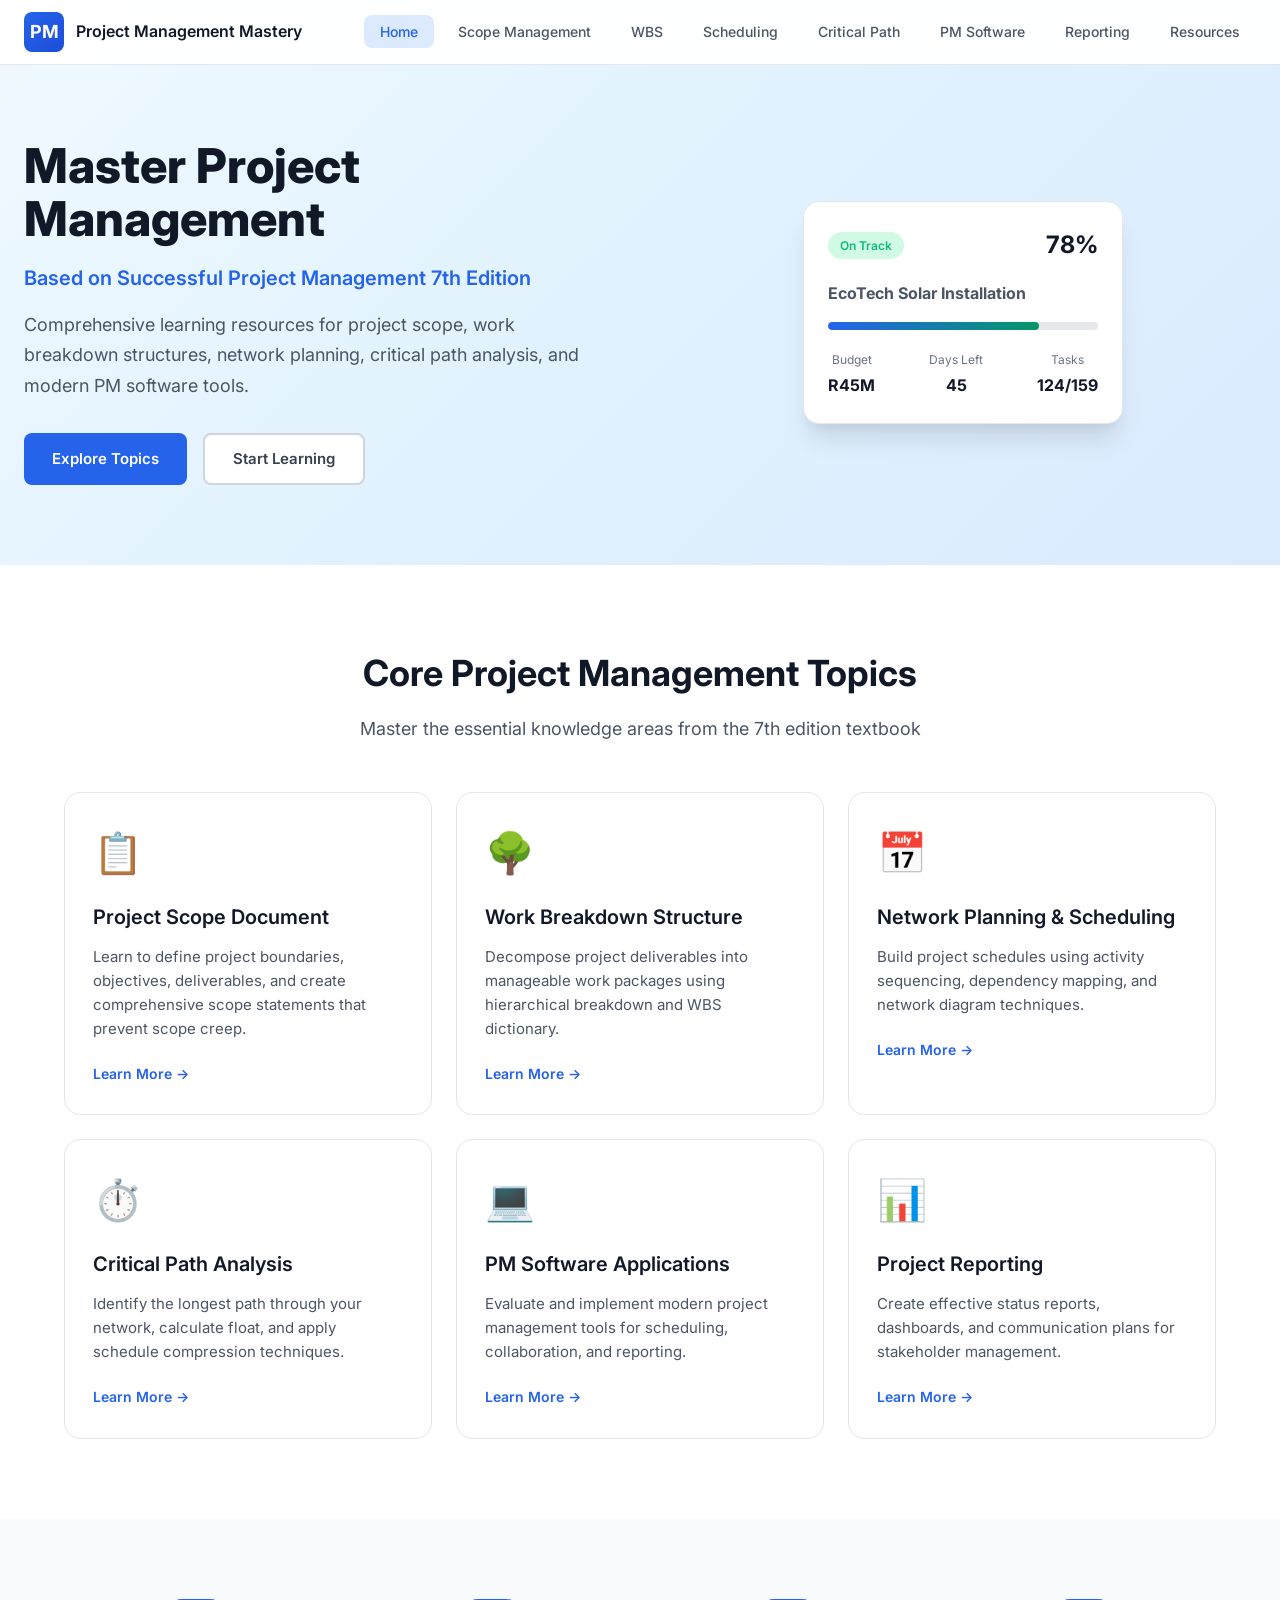
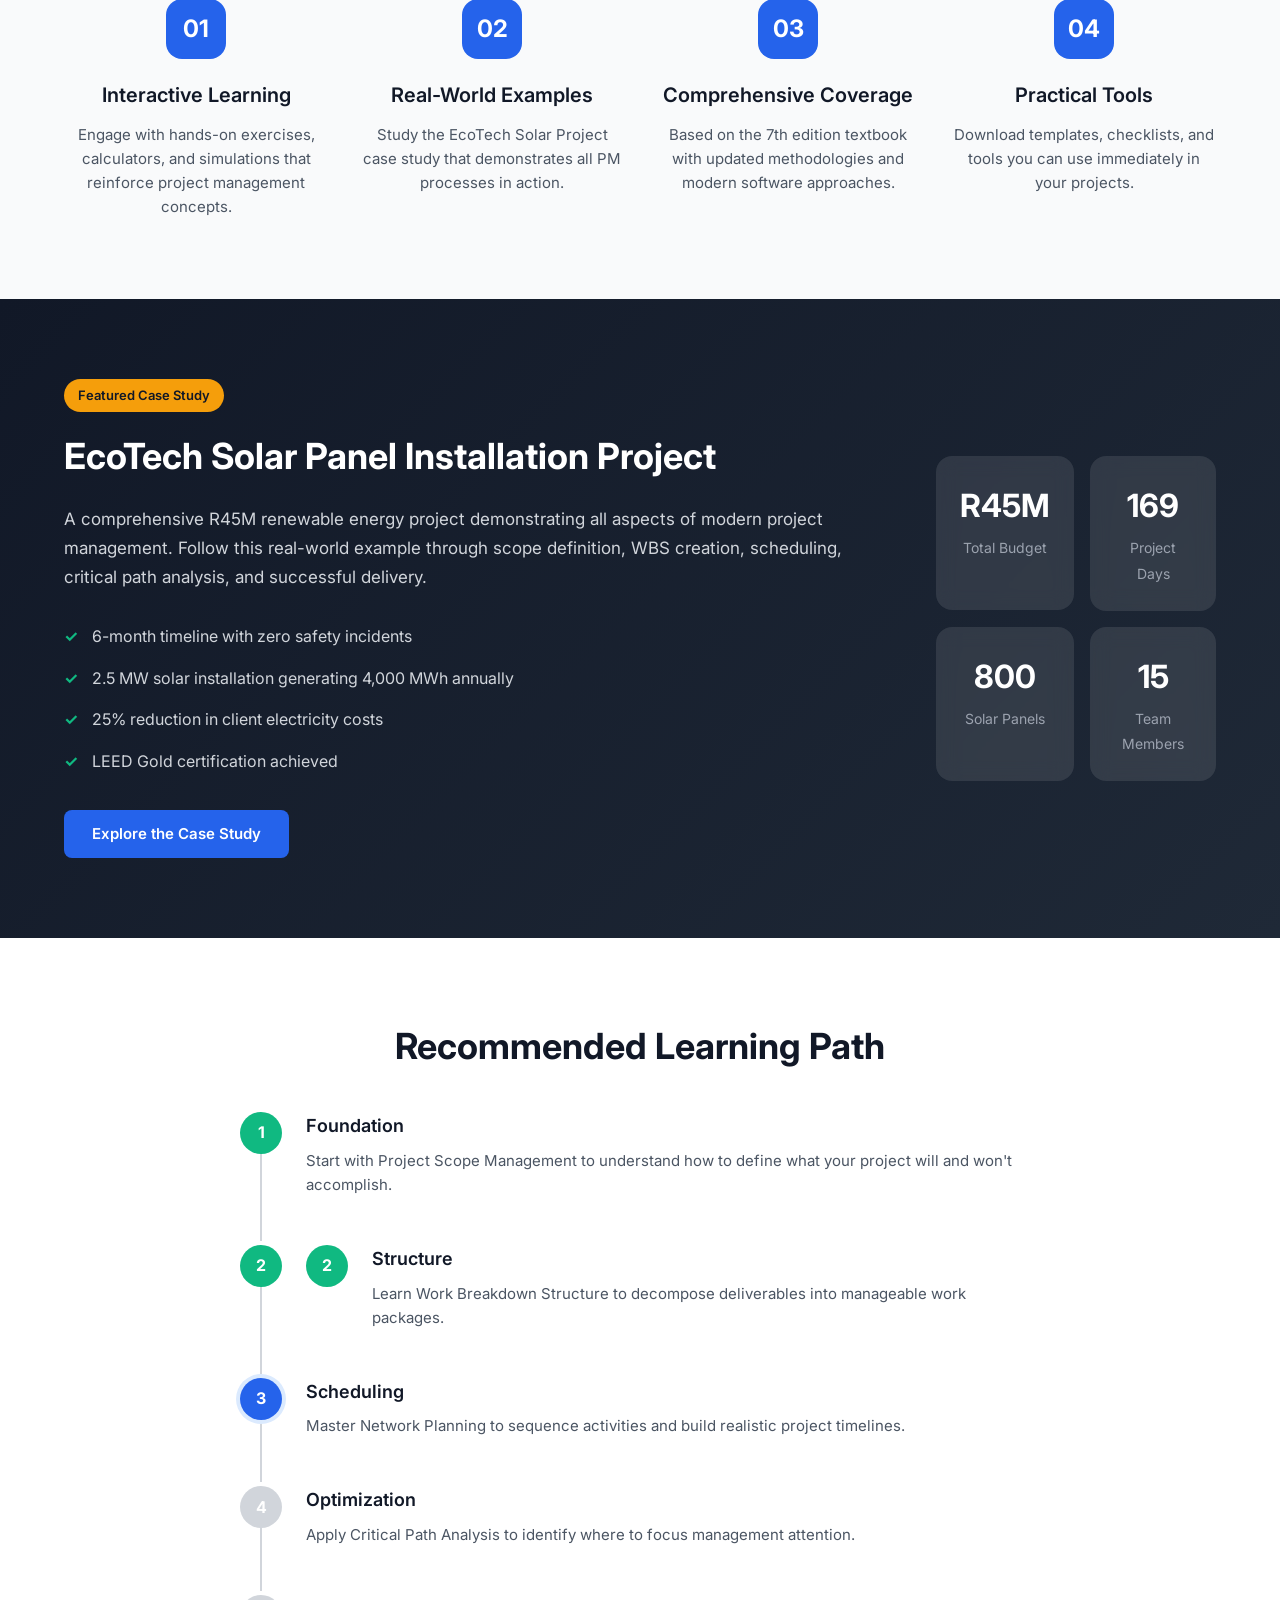
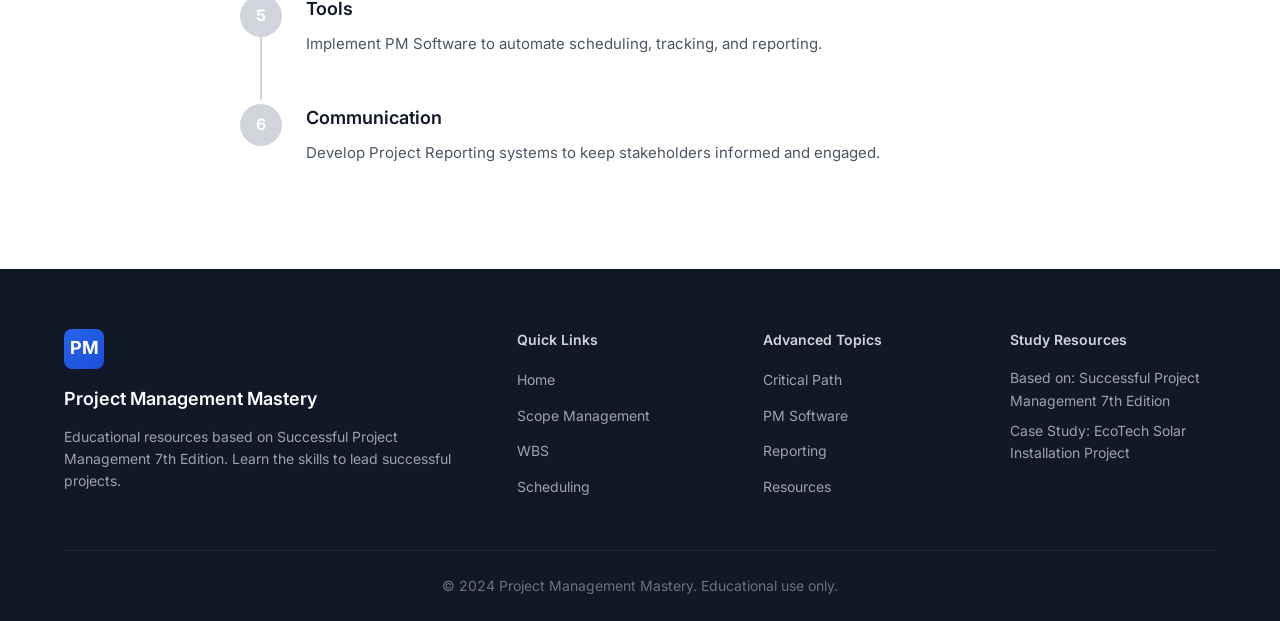
<file: index.html>
<!DOCTYPE html>
<html lang="en">
<head>
    <meta charset="UTF-8">
    <meta name="viewport" content="width=device-width, initial-scale=1.0">
    <title>Project Management Mastery | Home</title>
    <link rel="stylesheet" href="styles.css">
    <link href="https://fonts.googleapis.com/css2?family=Inter:wght@300;400;500;600;700&display=swap" rel="stylesheet">
</head>
<body>
    <nav class="navbar">
        <div class="nav-brand">
            <span class="logo">PM</span>
            <span class="brand-text">Project Management Mastery</span>
        </div>
        <ul class="nav-menu">
            <li><a href="index.html" class="active">Home</a></li>
            <li><a href="scope.html">Scope Management</a></li>
            <li><a href="wbs.html">WBS</a></li>
            <li><a href="scheduling.html">Scheduling</a></li>
            <li><a href="critical-path.html">Critical Path</a></li>
            <li><a href="software.html">PM Software</a></li>
            <li><a href="reporting.html">Reporting</a></li>
            <li><a href="resources.html">Resources</a></li>
        </ul>
        <div class="hamburger">
            <span></span>
            <span></span>
            <span></span>
        </div>
    </nav>


    <header class="hero">
        <div class="hero-content">
            <h1>Master Project Management</h1>
            <p class="hero-subtitle">Based on Successful Project Management 7th Edition</p>
            <p class="hero-description">Comprehensive learning resources for project scope, work breakdown structures, network planning, critical path analysis, and modern PM software tools.</p>
            <div class="hero-buttons">
                <a href="#topics" class="btn btn-primary">Explore Topics</a>
                <a href="scope.html" class="btn btn-secondary">Start Learning</a>
            </div>
        </div>
        <div class="hero-visual">
            <div class="project-card">
                <div class="card-header">
                    <span class="status-badge success">On Track</span>
                    <span class="progress-text">78%</span>
                </div>
                <h3>EcoTech Solar Installation</h3>
                <div class="progress-bar">
                    <div class="progress-fill" style="width: 78%"></div>
                </div>
                <div class="metrics">
                    <div class="metric">
                        <span class="metric-label">Budget</span>
                        <span class="metric-value">R45M</span>
                    </div>
                    <div class="metric">
                        <span class="metric-label">Days Left</span>
                        <span class="metric-value">45</span>
                    </div>
                    <div class="metric">
                        <span class="metric-label">Tasks</span>
                        <span class="metric-value">124/159</span>
                    </div>
                </div>
            </div>
        </div>
    </header>


    <section id="topics" class="topics-section">
        <div class="container">
            <h2 class="section-title">Core Project Management Topics</h2>
            <p class="section-subtitle">Master the essential knowledge areas from the 7th edition textbook</p>
            
            <div class="topics-grid">
                <a href="scope.html" class="topic-card">
                    <div class="topic-icon">📋</div>
                    <h3>Project Scope Document</h3>
                    <p>Learn to define project boundaries, objectives, deliverables, and create comprehensive scope statements that prevent scope creep.</p>
                    <span class="topic-link">Learn More →</span>
                </a>


                <a href="wbs.html" class="topic-card">
                    <div class="topic-icon">🌳</div>
                    <h3>Work Breakdown Structure</h3>
                    <p>Decompose project deliverables into manageable work packages using hierarchical breakdown and WBS dictionary.</p>
                    <span class="topic-link">Learn More →</span>
                </a>


                <a href="scheduling.html" class="topic-card">
                    <div class="topic-icon">📅</div>
                    <h3>Network Planning & Scheduling</h3>
                    <p>Build project schedules using activity sequencing, dependency mapping, and network diagram techniques.</p>
                    <span class="topic-link">Learn More →</span>
                </a>


                <a href="critical-path.html" class="topic-card">
                    <div class="topic-icon">⏱️</div>
                    <h3>Critical Path Analysis</h3>
                    <p>Identify the longest path through your network, calculate float, and apply schedule compression techniques.</p>
                    <span class="topic-link">Learn More →</span>
                </a>


                <a href="software.html" class="topic-card">
                    <div class="topic-icon">💻</div>
                    <h3>PM Software Applications</h3>
                    <p>Evaluate and implement modern project management tools for scheduling, collaboration, and reporting.</p>
                    <span class="topic-link">Learn More →</span>
                </a>


                <a href="reporting.html" class="topic-card">
                    <div class="topic-icon">📊</div>
                    <h3>Project Reporting</h3>
                    <p>Create effective status reports, dashboards, and communication plans for stakeholder management.</p>
                    <span class="topic-link">Learn More →</span>
                </a>
            </div>
        </div>
    </section>


    <section class="features-section">
        <div class="container">
            <div class="features-grid">
                <div class="feature">
                    <div class="feature-number">01</div>
                    <h3>Interactive Learning</h3>
                    <p>Engage with hands-on exercises, calculators, and simulations that reinforce project management concepts.</p>
                </div>
                <div class="feature">
                    <div class="feature-number">02</div>
                    <h3>Real-World Examples</h3>
                    <p>Study the EcoTech Solar Project case study that demonstrates all PM processes in action.</p>
                </div>
                <div class="feature">
                    <div class="feature-number">03</div>
                    <h3>Comprehensive Coverage</h3>
                    <p>Based on the 7th edition textbook with updated methodologies and modern software approaches.</p>
                </div>
                <div class="feature">
                    <div class="feature-number">04</div>
                    <h3>Practical Tools</h3>
                    <p>Download templates, checklists, and tools you can use immediately in your projects.</p>
                </div>
            </div>
        </div>
    </section>


    <section class="case-study-preview">
        <div class="container">
            <div class="case-study-content">
                <div class="case-study-text">
                    <span class="label">Featured Case Study</span>
                    <h2>EcoTech Solar Panel Installation Project</h2>
                    <p>A comprehensive R45M renewable energy project demonstrating all aspects of modern project management. Follow this real-world example through scope definition, WBS creation, scheduling, critical path analysis, and successful delivery.</p>
                    <ul class="case-study-highlights">
                        <li>6-month timeline with zero safety incidents</li>
                        <li>2.5 MW solar installation generating 4,000 MWh annually</li>
                        <li>25% reduction in client electricity costs</li>
                        <li>LEED Gold certification achieved</li>
                    </ul>
                    <a href="scope.html" class="btn btn-primary">Explore the Case Study</a>
                </div>
                <div class="case-study-stats">
                    <div class="stat-card">
                        <span class="stat-value">R45M</span>
                        <span class="stat-label">Total Budget</span>
                    </div>
                    <div class="stat-card">
                        <span class="stat-value">169</span>
                        <span class="stat-label">Project Days</span>
                    </div>
                    <div class="stat-card">
                        <span class="stat-value">800</span>
                        <span class="stat-label">Solar Panels</span>
                    </div>
                    <div class="stat-card">
                        <span class="stat-value">15</span>
                        <span class="stat-label">Team Members</span>
                    </div>
                </div>
            </div>
        </div>
    </section>


    <section class="learning-path">
        <div class="container">
            <h2 class="section-title">Recommended Learning Path</h2>
            <div class="path-timeline">
                <div class="path-item completed">
                    <div class="path-marker">1</div>
                    <div class="path-content">
                        <h4>Foundation</h4>
                        <p>Start with Project Scope Management to understand how to define what your project will and won't accomplish.</p>
                    </div>
                </div>
                <div class="path-item completed">
                    <div class="path-marker">2</div>
                    <div class="path-marker">2</div>
                    <div class="path-content">
                        <h4>Structure</h4>
                        <p>Learn Work Breakdown Structure to decompose deliverables into manageable work packages.</p>
                    </div>
                </div>
                <div class="path-item active">
                    <div class="path-marker">3</div>
                    <div class="path-content">
                        <h4>Scheduling</h4>
                        <p>Master Network Planning to sequence activities and build realistic project timelines.</p>
                    </div>
                </div>
                <div class="path-item">
                    <div class="path-marker">4</div>
                    <div class="path-content">
                        <h4>Optimization</h4>
                        <p>Apply Critical Path Analysis to identify where to focus management attention.</p>
                    </div>
                </div>
                <div class="path-item">
                    <div class="path-marker">5</div>
                    <div class="path-content">
                        <h4>Tools</h4>
                        <p>Implement PM Software to automate scheduling, tracking, and reporting.</p>
                    </div>
                </div>
                <div class="path-item">
                    <div class="path-marker">6</div>
                    <div class="path-content">
                        <h4>Communication</h4>
                        <p>Develop Project Reporting systems to keep stakeholders informed and engaged.</p>
                    </div>
                </div>
            </div>
        </div>
    </section>


    <footer class="footer">
        <div class="container">
            <div class="footer-grid">
                <div class="footer-brand">
                    <span class="logo">PM</span>
                    <h3>Project Management Mastery</h3>
                    <p>Educational resources based on Successful Project Management 7th Edition. Learn the skills to lead successful projects.</p>
                </div>
                <div class="footer-links">
                    <h4>Quick Links</h4>
                    <ul>
                        <li><a href="index.html">Home</a></li>
                        <li><a href="scope.html">Scope Management</a></li>
                        <li><a href="wbs.html">WBS</a></li>
                        <li><a href="scheduling.html">Scheduling</a></li>
                    </ul>
                </div>
                <div class="footer-links">
                    <h4>Advanced Topics</h4>
                    <ul>
                        <li><a href="critical-path.html">Critical Path</a></li>
                        <li><a href="software.html">PM Software</a></li>
                        <li><a href="reporting.html">Reporting</a></li>
                        <li><a href="resources.html">Resources</a></li>
                    </ul>
                </div>
                <div class="footer-contact">
                    <h4>Study Resources</h4>
                    <p>Based on: Successful Project Management 7th Edition</p>
                    <p>Case Study: EcoTech Solar Installation Project</p>
                </div>
            </div>
            <div class="footer-bottom">
                <p>&copy; 2024 Project Management Mastery. Educational use only.</p>
            </div>
        </div>
    </footer>


    <script src="script.js"></script>
</body>
</html>
</file>
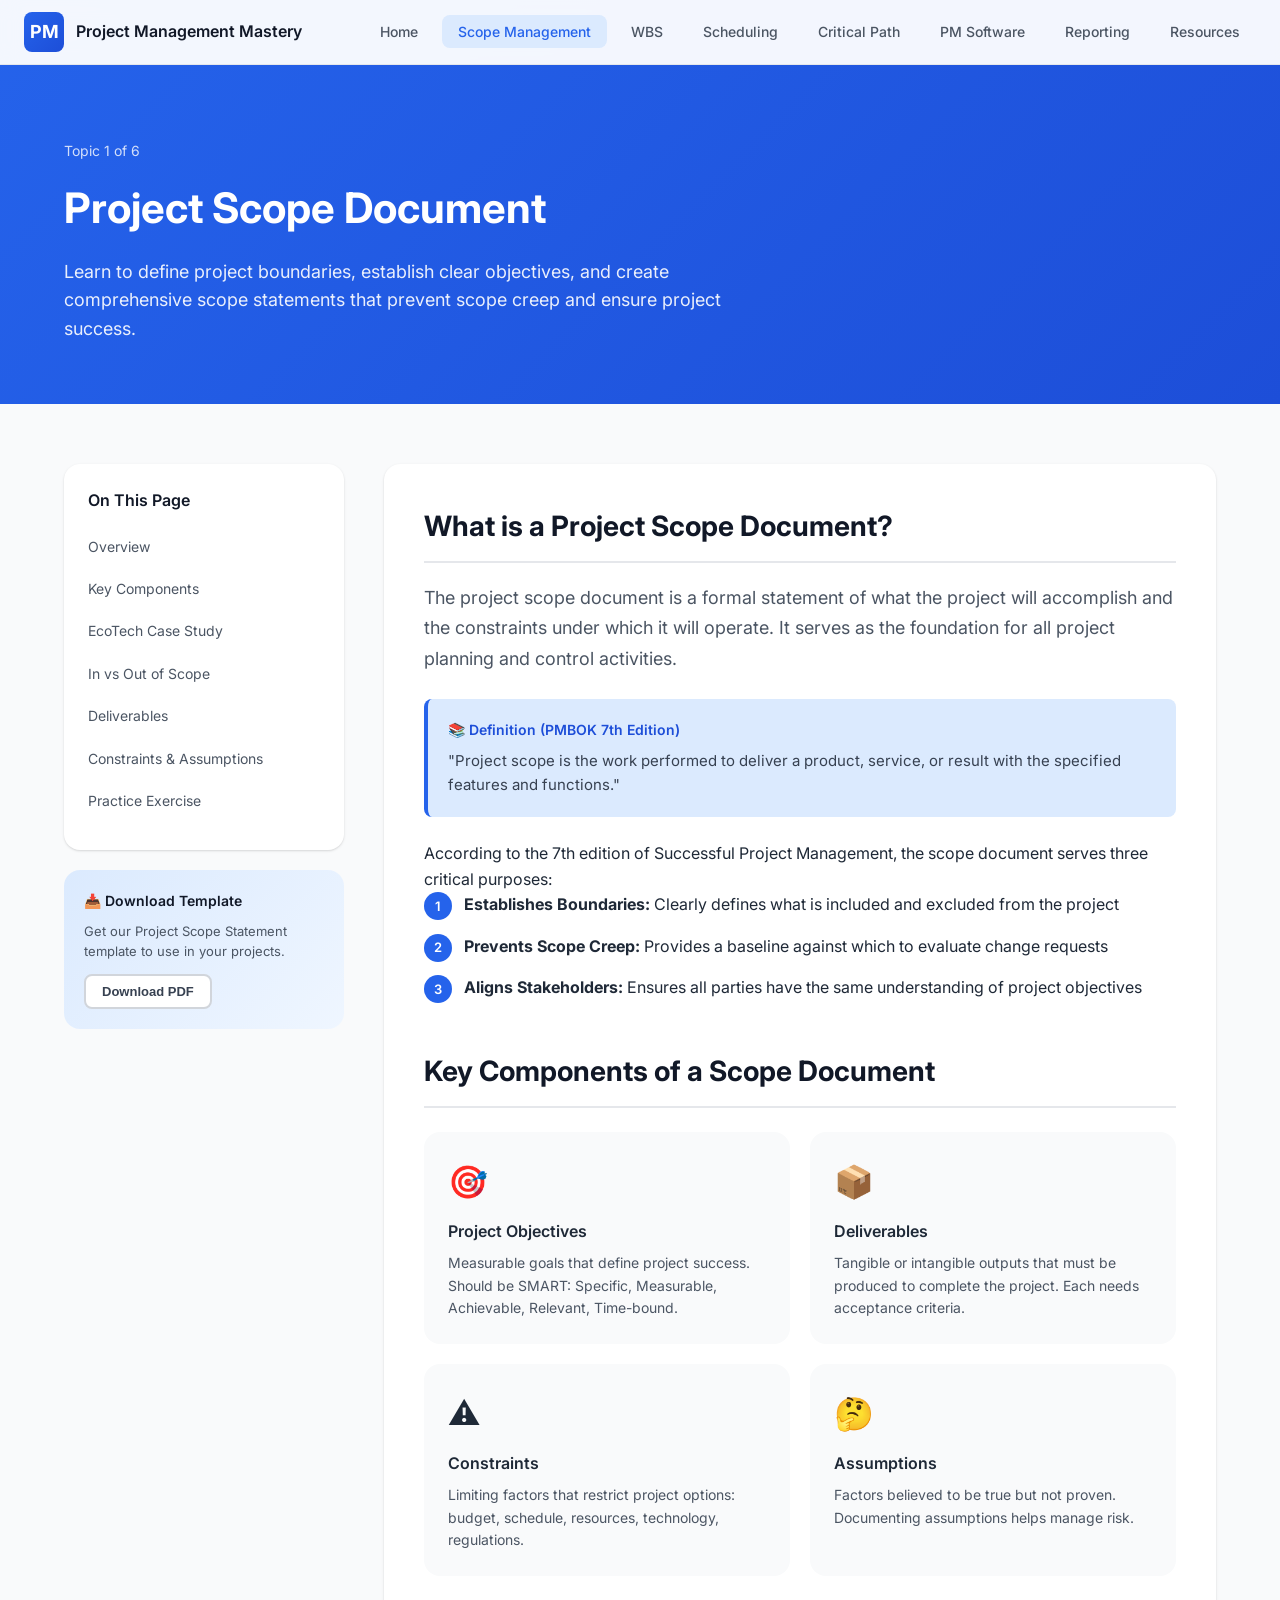
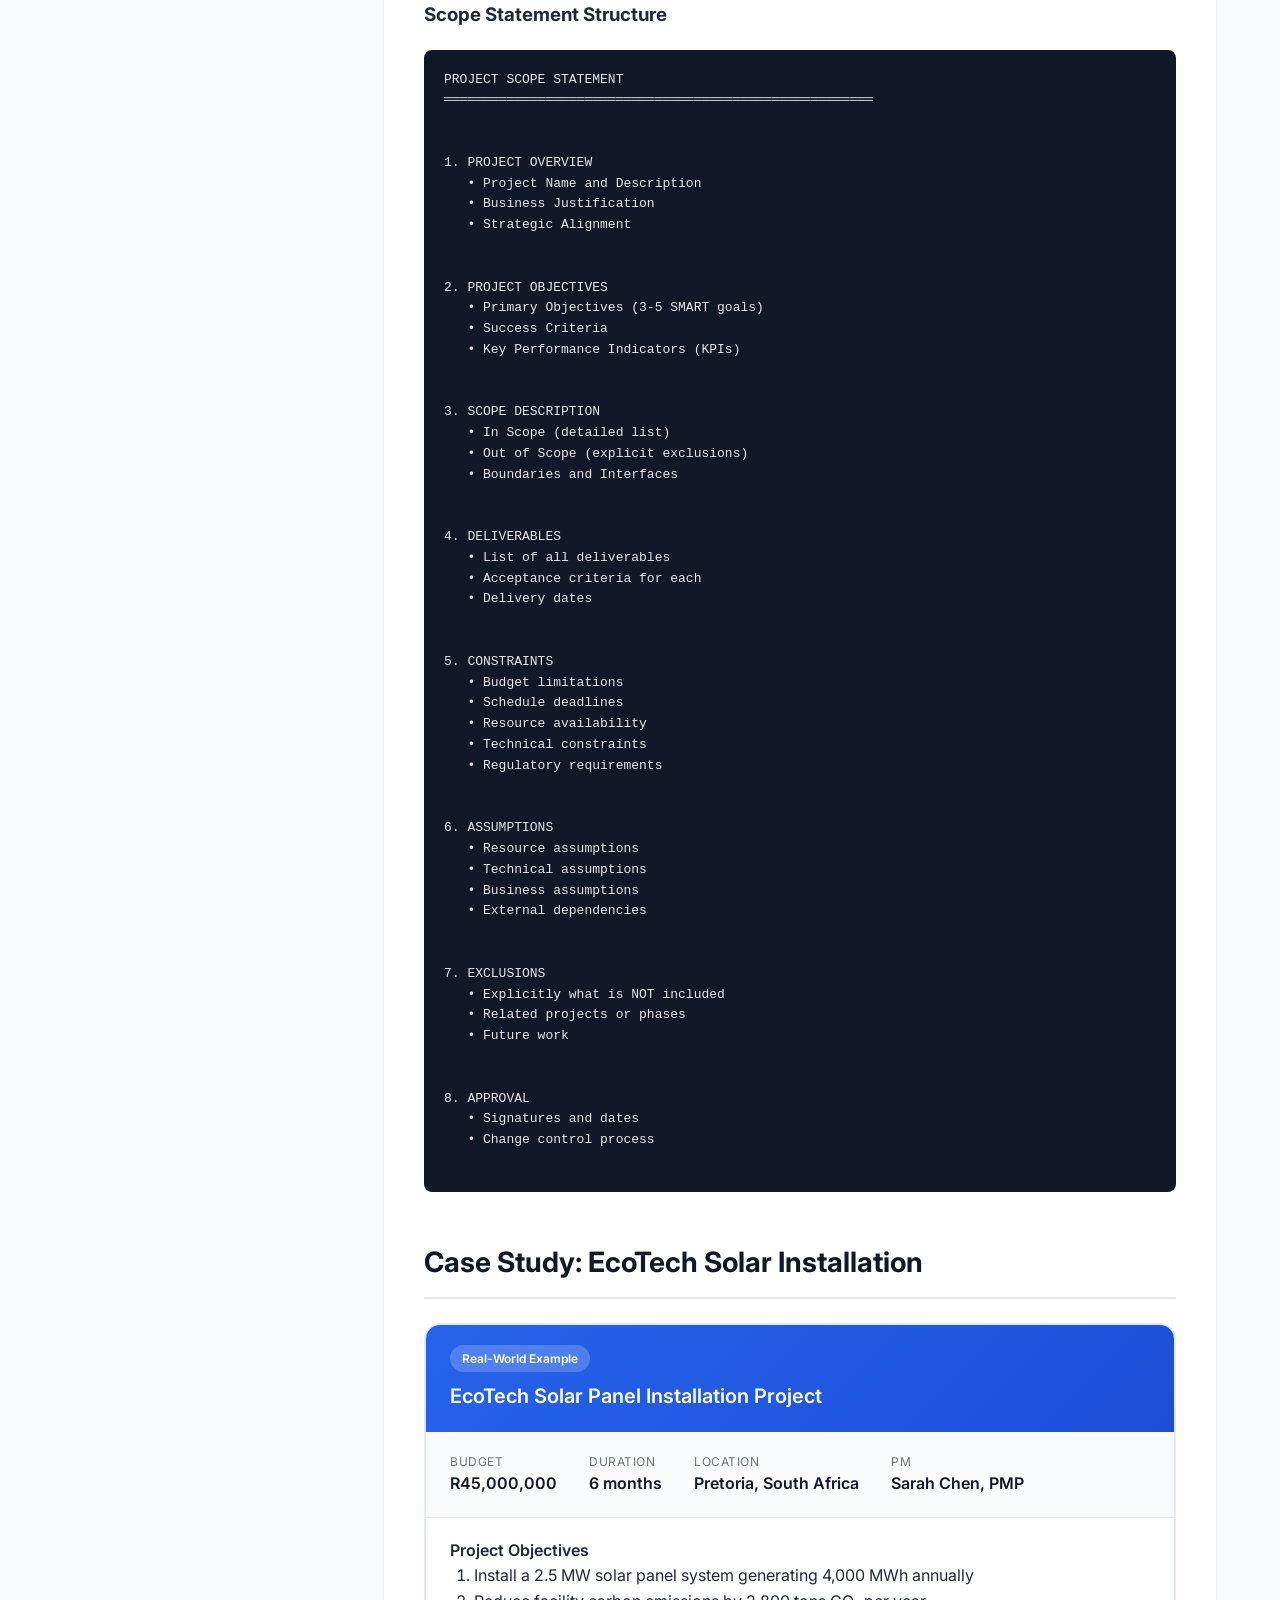
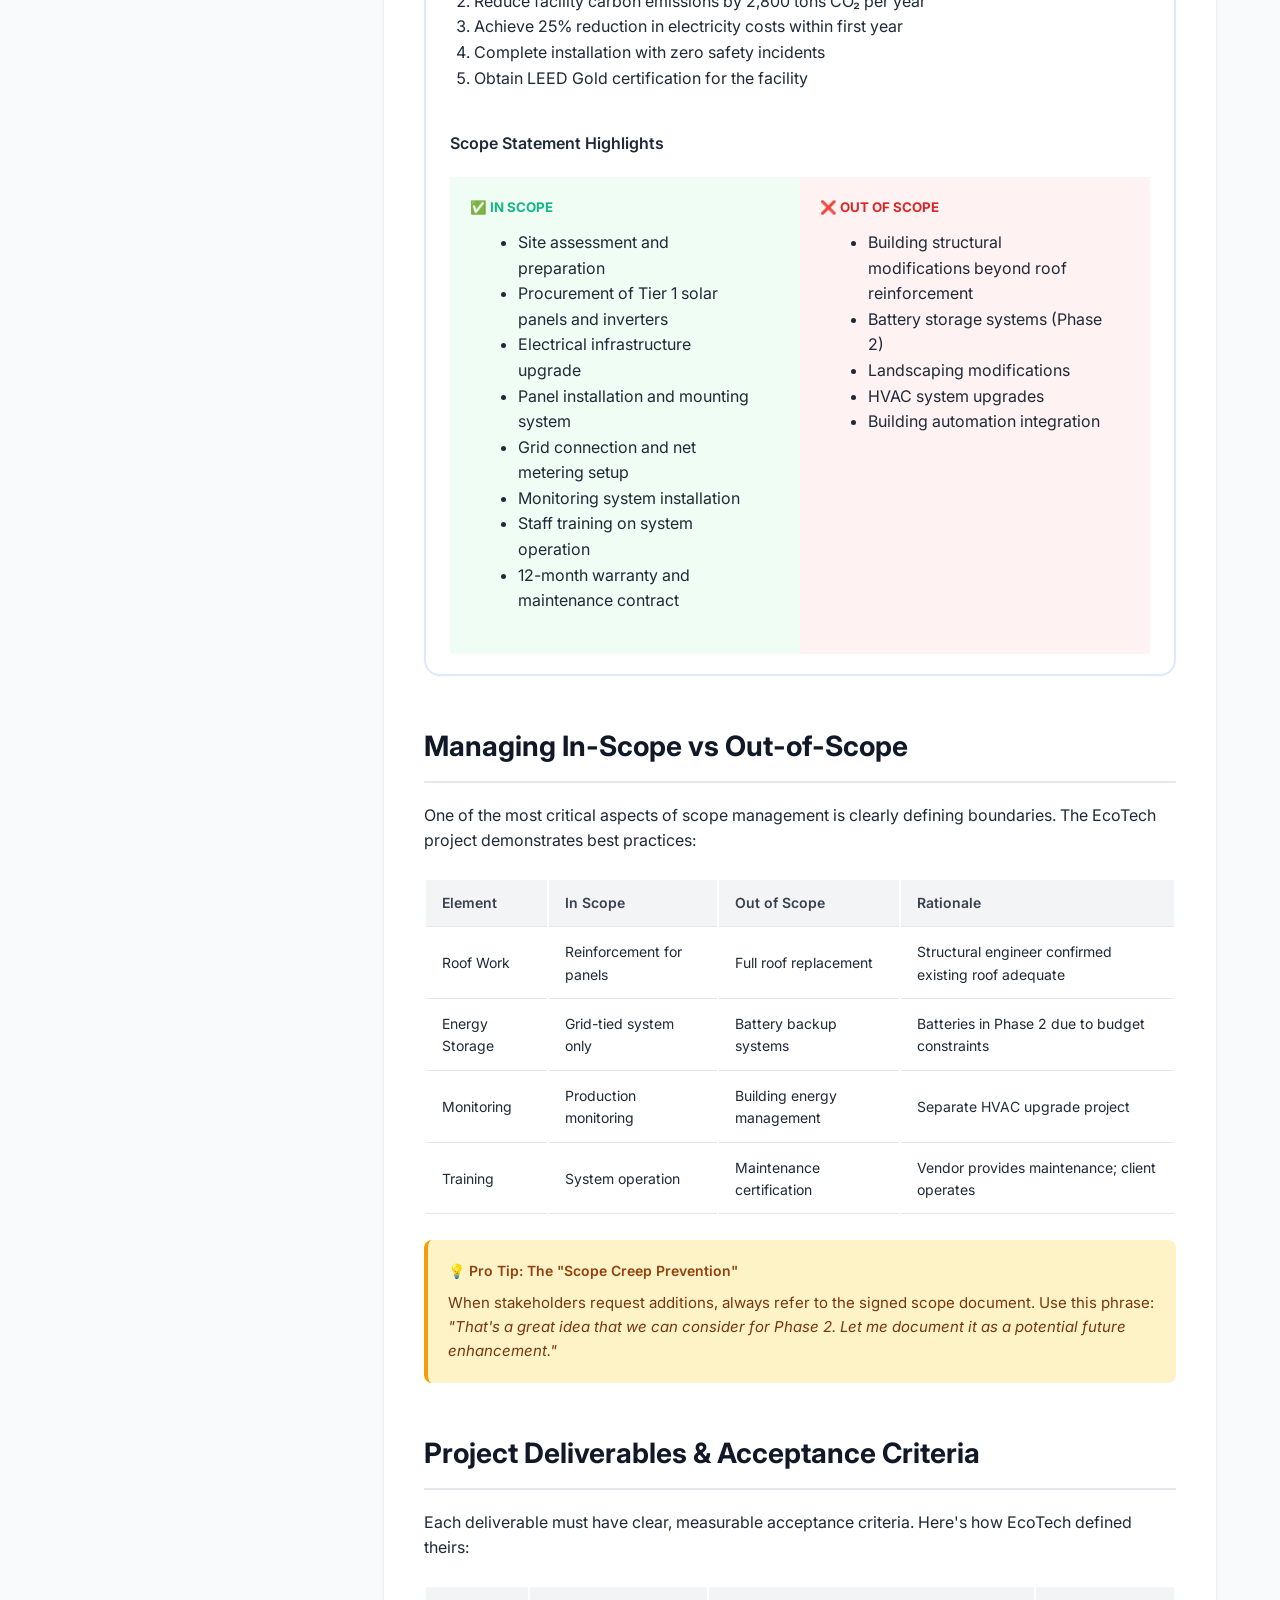
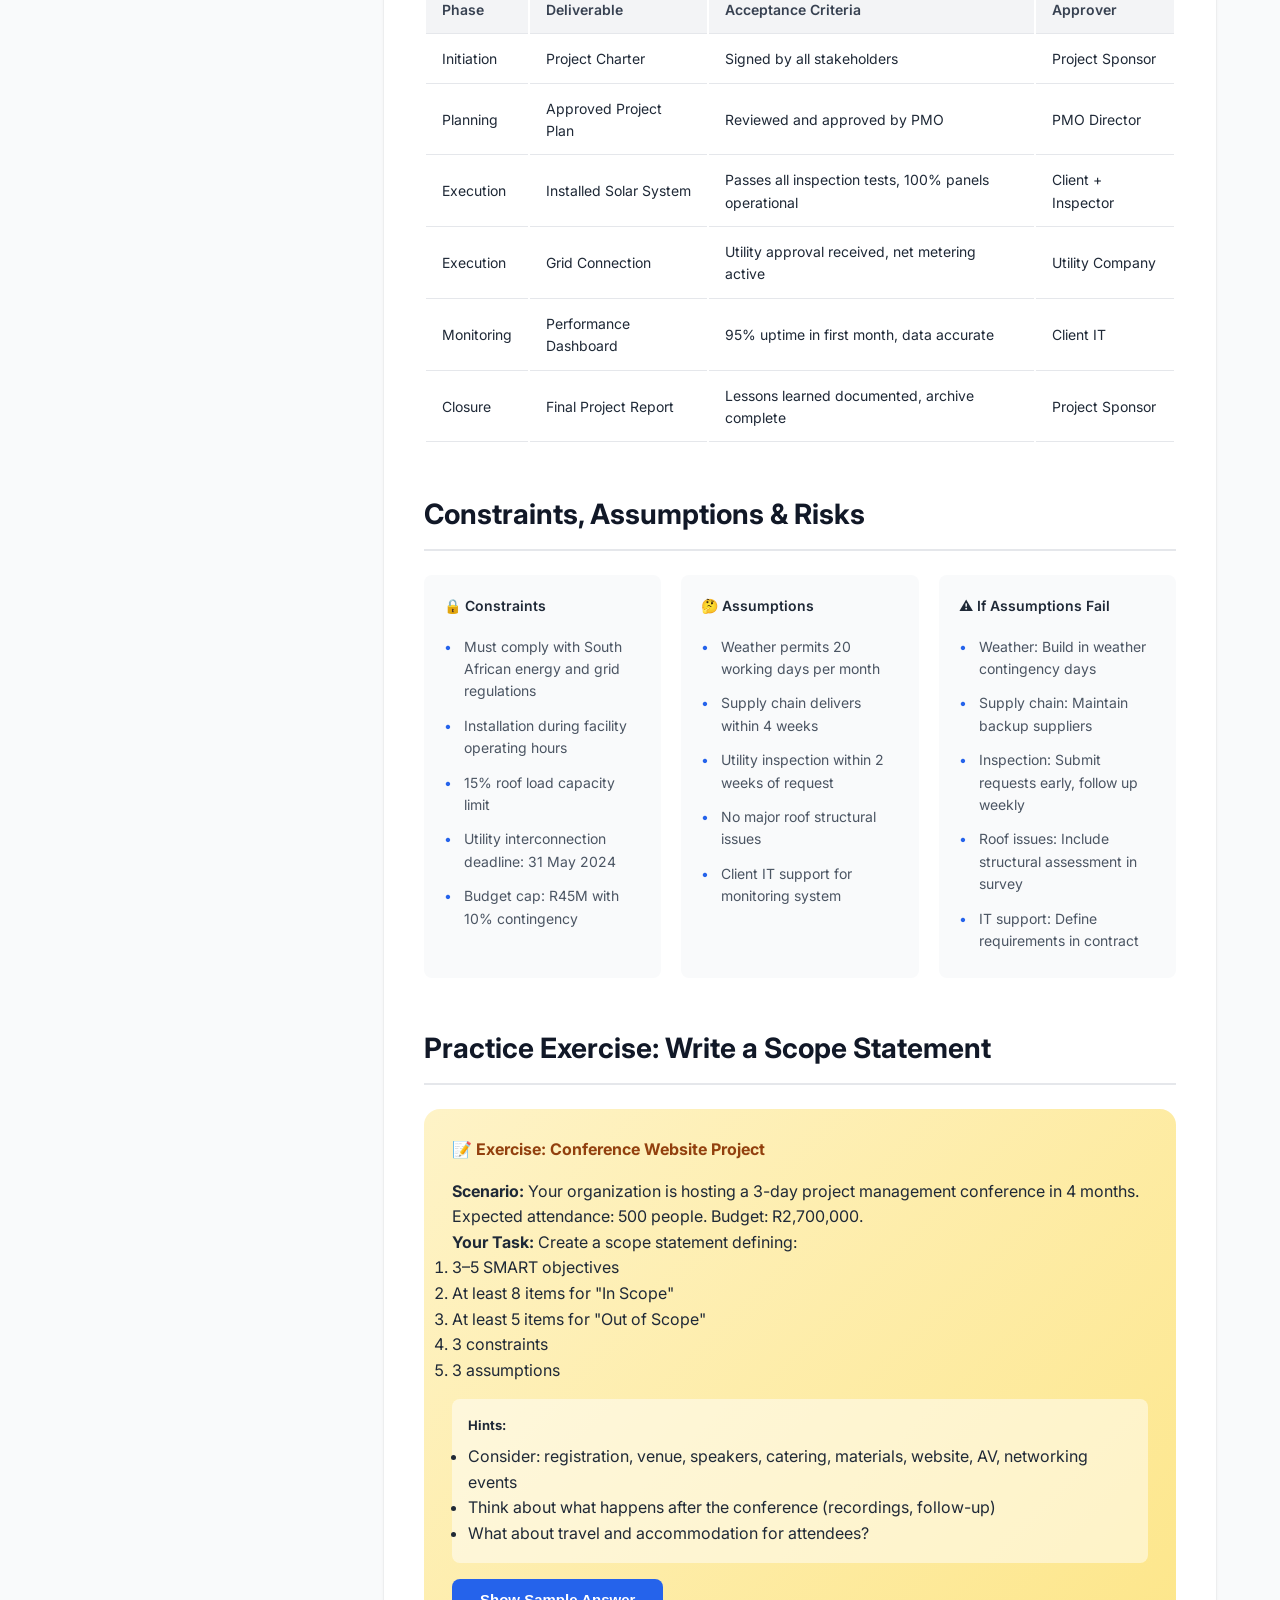
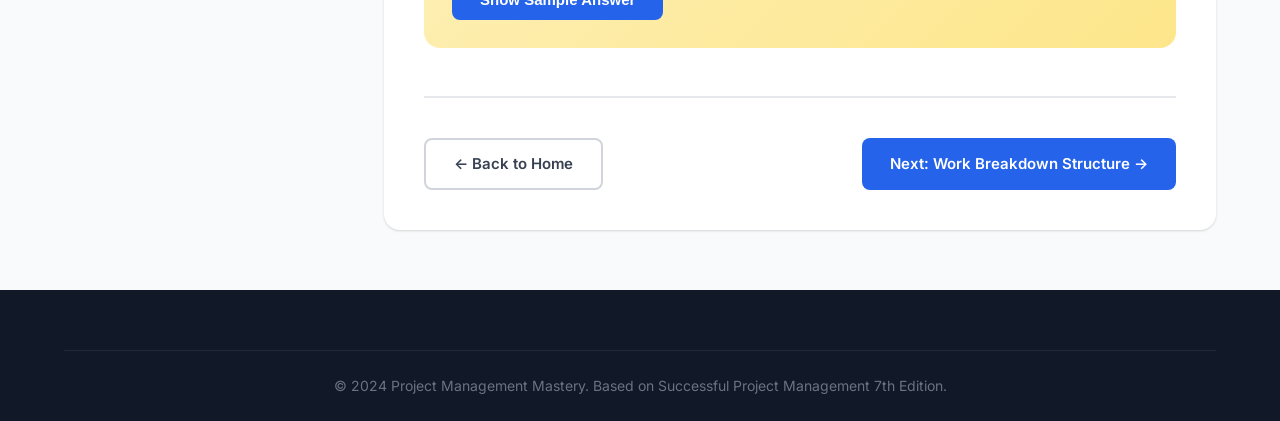
<file: scope.html>
<!DOCTYPE html>
<html lang="en">
<head>
    <meta charset="UTF-8">
    <meta name="viewport" content="width=device-width, initial-scale=1.0">
    <title>Project Scope Document | Project Management Mastery</title>
    <link rel="stylesheet" href="styles.css">
    <link href="https://fonts.googleapis.com/css2?family=Inter:wght@300;400;500;600;700&display=swap" rel="stylesheet">
</head>
<body>
    <nav class="navbar">
        <div class="nav-brand">
            <span class="logo">PM</span>
            <span class="brand-text">Project Management Mastery</span>
        </div>
        <ul class="nav-menu">
            <li><a href="index.html">Home</a></li>
            <li><a href="scope.html" class="active">Scope Management</a></li>
            <li><a href="wbs.html">WBS</a></li>
            <li><a href="scheduling.html">Scheduling</a></li>
            <li><a href="critical-path.html">Critical Path</a></li>
            <li><a href="software.html">PM Software</a></li>
            <li><a href="reporting.html">Reporting</a></li>
            <li><a href="resources.html">Resources</a></li>
        </ul>
        <div class="hamburger">
            <span></span>
            <span></span>
            <span></span>
        </div>
    </nav>


    <header class="page-header">
        <div class="container">
            <span class="breadcrumb">Topic 1 of 6</span>
            <h1>Project Scope Document</h1>
            <p class="page-description">Learn to define project boundaries, establish clear objectives, and create comprehensive scope statements that prevent scope creep and ensure project success.</p>
        </div>
    </header>


    <main class="content-area">
        <div class="container">
            <div class="content-grid">
                <aside class="sidebar">
                    <nav class="toc">
                        <h3>On This Page</h3>
                        <ul>
                            <li><a href="#overview">Overview</a></li>
                            <li><a href="#components">Key Components</a></li>
                            <li><a href="#casestudy">EcoTech Case Study</a></li>
                            <li><a href="#in-out">In vs Out of Scope</a></li>
                            <li><a href="#deliverables">Deliverables</a></li>
                            <li><a href="#constraints">Constraints & Assumptions</a></li>
                            <li><a href="#exercise">Practice Exercise</a></li>
                        </ul>
                    </nav>
                    <div class="resource-box">
                        <h4>📥 Download Template</h4>
                        <p>Get our Project Scope Statement template to use in your projects.</p>
                        <button class="btn btn-secondary btn-small">Download PDF</button>
                    </div>
                </aside>


                <article class="main-content">
                    <section id="overview" class="content-section">
                        <h2>What is a Project Scope Document?</h2>
                        <p class="lead">The project scope document is a formal statement of what the project will accomplish and the constraints under which it will operate. It serves as the foundation for all project planning and control activities.</p>
                        
                        <div class="info-box">
                            <h4>📚 Definition (PMBOK 7th Edition)</h4>
                            <p>"Project scope is the work performed to deliver a product, service, or result with the specified features and functions."</p>
                        </div>


                        <p>According to the 7th edition of Successful Project Management, the scope document serves three critical purposes:</p>
                        
                        <ol class="numbered-list">
                            <li><strong>Establishes Boundaries:</strong> Clearly defines what is included and excluded from the project</li>
                            <li><strong>Prevents Scope Creep:</strong> Provides a baseline against which to evaluate change requests</li>
                            <li><strong>Aligns Stakeholders:</strong> Ensures all parties have the same understanding of project objectives</li>
                        </ol>
                    </section>


                    <section id="components" class="content-section">
                        <h2>Key Components of a Scope Document</h2>
                        
                        <div class="component-cards">
                            <div class="component-card">
                                <div class="component-icon">🎯</div>
                                <h4>Project Objectives</h4>
                                <p>Measurable goals that define project success. Should be SMART: Specific, Measurable, Achievable, Relevant, Time-bound.</p>
                            </div>
                            <div class="component-card">
                                <div class="component-icon">📦</div>
                                <h4>Deliverables</h4>
                                <p>Tangible or intangible outputs that must be produced to complete the project. Each needs acceptance criteria.</p>
                            </div>
                            <div class="component-card">
                                <div class="component-icon">⚠️</div>
                                <h4>Constraints</h4>
                                <p>Limiting factors that restrict project options: budget, schedule, resources, technology, regulations.</p>
                            </div>
                            <div class="component-card">
                                <div class="component-icon">🤔</div>
                                <h4>Assumptions</h4>
                                <p>Factors believed to be true but not proven. Documenting assumptions helps manage risk.</p>
                            </div>
                        </div>


                        <h3>Scope Statement Structure</h3>
                        <div class="code-block">
                            <pre>
PROJECT SCOPE STATEMENT
═══════════════════════════════════════════════════════


1. PROJECT OVERVIEW
   • Project Name and Description
   • Business Justification
   • Strategic Alignment


2. PROJECT OBJECTIVES
   • Primary Objectives (3-5 SMART goals)
   • Success Criteria
   • Key Performance Indicators (KPIs)


3. SCOPE DESCRIPTION
   • In Scope (detailed list)
   • Out of Scope (explicit exclusions)
   • Boundaries and Interfaces


4. DELIVERABLES
   • List of all deliverables
   • Acceptance criteria for each
   • Delivery dates


5. CONSTRAINTS
   • Budget limitations
   • Schedule deadlines
   • Resource availability
   • Technical constraints
   • Regulatory requirements


6. ASSUMPTIONS
   • Resource assumptions
   • Technical assumptions
   • Business assumptions
   • External dependencies


7. EXCLUSIONS
   • Explicitly what is NOT included
   • Related projects or phases
   • Future work


8. APPROVAL
   • Signatures and dates
   • Change control process
                            </pre>
                        </div>
                    </section>


                    <section id="casestudy" class="content-section">
                        <h2>Case Study: EcoTech Solar Installation</h2>
                        
                        <div class="case-study-box">
                            <div class="case-header">
                                <span class="case-badge">Real-World Example</span>
                                <h3>EcoTech Solar Panel Installation Project</h3>
                            </div>
                            
                            <div class="case-overview">
                                <div class="case-meta">
                                    <div class="meta-item">
                                        <span class="meta-label">Budget</span>
                                        <span class="meta-value">R45,000,000</span>
                                    </div>
                                    <div class="meta-item">
                                        <span class="meta-label">Duration</span>
                                        <span class="meta-value">6 months</span>
                                    </div>
                                    <div class="meta-item">
                                        <span class="meta-label">Location</span>
                                        <span class="meta-value">Pretoria, South Africa</span>
                                    </div>
                                    <div class="meta-item">
                                        <span class="meta-label">PM</span>
                                        <span class="meta-value">Sarah Chen, PMP</span>
                                    </div>
                                </div>
                            </div>


                            <h4>Project Objectives</h4>
                            <ol>
                                <li>Install a 2.5 MW solar panel system generating 4,000 MWh annually</li>
                                <li>Reduce facility carbon emissions by 2,800 tons CO₂ per year</li>
                                <li>Achieve 25% reduction in electricity costs within first year</li>
                                <li>Complete installation with zero safety incidents</li>
                                <li>Obtain LEED Gold certification for the facility</li>
                            </ol>


                            <h4>Scope Statement Highlights</h4>
                            <div class="scope-highlight">
                                <div class="scope-in">
                                    <h5>✅ IN SCOPE</h5>
                                    <ul>
                                        <li>Site assessment and preparation</li>
                                        <li>Procurement of Tier 1 solar panels and inverters</li>
                                        <li>Electrical infrastructure upgrade</li>
                                        <li>Panel installation and mounting system</li>
                                        <li>Grid connection and net metering setup</li>
                                        <li>Monitoring system installation</li>
                                        <li>Staff training on system operation</li>
                                        <li>12-month warranty and maintenance contract</li>
                                    </ul>
                                </div>
                                <div class="scope-out">
                                    <h5>❌ OUT OF SCOPE</h5>
                                    <ul>
                                        <li>Building structural modifications beyond roof reinforcement</li>
                                        <li>Battery storage systems (Phase 2)</li>
                                        <li>Landscaping modifications</li>
                                        <li>HVAC system upgrades</li>
                                        <li>Building automation integration</li>
                                    </ul>
                                </div>
                            </div>
                        </div>
                    </section>


                    <section id="in-out" class="content-section">
                        <h2>Managing In-Scope vs Out-of-Scope</h2>
                        
                        <p>One of the most critical aspects of scope management is clearly defining boundaries. The EcoTech project demonstrates best practices:</p>


                        <div class="comparison-table">
                            <table>
                                <thead>
                                    <tr>
                                        <th>Element</th>
                                        <th>In Scope</th>
                                        <th>Out of Scope</th>
                                        <th>Rationale</th>
                                    </tr>
                                </thead>
                                <tbody>
                                    <tr>
                                        <td>Roof Work</td>
                                        <td>Reinforcement for panels</td>
                                        <td>Full roof replacement</td>
                                        <td>Structural engineer confirmed existing roof adequate</td>
                                    </tr>
                                    <tr>
                                        <td>Energy Storage</td>
                                        <td>Grid-tied system only</td>
                                        <td>Battery backup systems</td>
                                        <td>Batteries in Phase 2 due to budget constraints</td>
                                    </tr>
                                    <tr>
                                        <td>Monitoring</td>
                                        <td>Production monitoring</td>
                                        <td>Building energy management</td>
                                        <td>Separate HVAC upgrade project</td>
                                    </tr>
                                    <tr>
                                        <td>Training</td>
                                        <td>System operation</td>
                                        <td>Maintenance certification</td>
                                        <td>Vendor provides maintenance; client operates</td>
                                    </tr>
                                </tbody>
                            </table>
                        </div>


                        <div class="tip-box">
                            <h4>💡 Pro Tip: The "Scope Creep Prevention"</h4>
                            <p>When stakeholders request additions, always refer to the signed scope document. Use this phrase: <em>"That's a great idea that we can consider for Phase 2. Let me document it as a potential future enhancement."</em></p>
                        </div>
                    </section>


                    <section id="deliverables" class="content-section">
                        <h2>Project Deliverables & Acceptance Criteria</h2>
                        
                        <p>Each deliverable must have clear, measurable acceptance criteria. Here's how EcoTech defined theirs:</p>


                        <div class="deliverables-table">
                            <table>
                                <thead>
                                    <tr>
                                        <th>Phase</th>
                                        <th>Deliverable</th>
                                        <th>Acceptance Criteria</th>
                                        <th>Approver</th>
                                    </tr>
                                </thead>
                                <tbody>
                                    <tr>
                                        <td>Initiation</td>
                                        <td>Project Charter</td>
                                        <td>Signed by all stakeholders</td>
                                        <td>Project Sponsor</td>
                                    </tr>
                                    <tr>
                                        <td>Planning</td>
                                        <td>Approved Project Plan</td>
                                        <td>Reviewed and approved by PMO</td>
                                        <td>PMO Director</td>
                                    </tr>
                                    <tr>
                                        <td>Execution</td>
                                        <td>Installed Solar System</td>
                                        <td>Passes all inspection tests, 100% panels operational</td>
                                        <td>Client + Inspector</td>
                                    </tr>
                                    <tr>
                                        <td>Execution</td>
                                        <td>Grid Connection</td>
                                        <td>Utility approval received, net metering active</td>
                                        <td>Utility Company</td>
                                    </tr>
                                    <tr>
                                        <td>Monitoring</td>
                                        <td>Performance Dashboard</td>
                                        <td>95% uptime in first month, data accurate</td>
                                        <td>Client IT</td>
                                    </tr>
                                    <tr>
                                        <td>Closure</td>
                                        <td>Final Project Report</td>
                                        <td>Lessons learned documented, archive complete</td>
                                        <td>Project Sponsor</td>
                                    </tr>
                                </tbody>
                            </table>
                        </div>
                    </section>


                    <section id="constraints" class="content-section">
                        <h2>Constraints, Assumptions & Risks</h2>
                        
                        <div class="three-column">
                            <div class="column-box">
                                <h4>🔒 Constraints</h4>
                                <ul>
                                    <li>Must comply with South African energy and grid regulations</li>
                                    <li>Installation during facility operating hours</li>
                                    <li>15% roof load capacity limit</li>
                                    <li>Utility interconnection deadline: 31 May 2024</li>
                                    <li>Budget cap: R45M with 10% contingency</li>
                                </ul>
                            </div>
                            <div class="column-box">
                                <h4>🤔 Assumptions</h4>
                                <ul>
                                    <li>Weather permits 20 working days per month</li>
                                    <li>Supply chain delivers within 4 weeks</li>
                                    <li>Utility inspection within 2 weeks of request</li>
                                    <li>No major roof structural issues</li>
                                    <li>Client IT support for monitoring system</li>
                                </ul>
                            </div>
                            <div class="column-box">
                                <h4>⚠️ If Assumptions Fail</h4>
                                <ul>
                                    <li>Weather: Build in weather contingency days</li>
                                    <li>Supply chain: Maintain backup suppliers</li>
                                    <li>Inspection: Submit requests early, follow up weekly</li>
                                    <li>Roof issues: Include structural assessment in survey</li>
                                    <li>IT support: Define requirements in contract</li>
                                </ul>
                            </div>
                        </div>
                    </section>


                    <section id="exercise" class="content-section">
                        <h2>Practice Exercise: Write a Scope Statement</h2>
                        
                        <div class="exercise-box">
                            <h4>📝 Exercise: Conference Website Project</h4>
                            <p><strong>Scenario:</strong> Your organization is hosting a 3-day project management conference in 4 months. Expected attendance: 500 people. Budget: R2,700,000.</p>
                            
                            <p><strong>Your Task:</strong> Create a scope statement defining:</p>
                            <ol>
                                <li>3–5 SMART objectives</li>
                                <li>At least 8 items for "In Scope"</li>
                                <li>At least 5 items for "Out of Scope"</li>
                                <li>3 constraints</li>
                                <li>3 assumptions</li>
                            </ol>


                            <div class="exercise-hints">
                                <h5>Hints:</h5>
                                <ul>
                                    <li>Consider: registration, venue, speakers, catering, materials, website, AV, networking events</li>
                                    <li>Think about what happens after the conference (recordings, follow-up)</li>
                                    <li>What about travel and accommodation for attendees?</li>
                                </ul>
                            </div>


                            <button class="btn btn-primary" onclick="toggleSolution()">Show Sample Answer</button>
                            
                            <div id="solution" class="solution" style="display: none;">
                                <h5>Sample Scope Statement Excerpt:</h5>
                                <div class="code-block">
                                    <pre>
OBJECTIVES:
1. Host 500 registered attendees by conference date
2. Achieve 4.2/5.0 or higher satisfaction rating
3. Generate R900,000 profit from registration/sponsorships
4. Record all sessions for post-event access


IN SCOPE:
• Venue rental and setup (500 capacity)
• Speaker coordination and travel (20 speakers)
• Registration website and payment processing
• Catering (breakfast, lunch, 2 networking receptions)
• Printed materials and conference bags
• AV equipment and technical support
• Session recording and basic editing
• Post-event survey and report


OUT OF SCOPE:
• Attendee travel and accommodation booking
• Childcare services
• Spouse/guest programs
• Professional video production (only basic recording)
• Translation services (English only)
                                    </pre>
                                </div>
                            </div>
                        </div>
                    </section>


                    <div class="navigation-buttons">
                        <a href="index.html" class="btn btn-secondary">← Back to Home</a>
                        <a href="wbs.html" class="btn btn-primary">Next: Work Breakdown Structure →</a>
                    </div>
                </article>
            </div>
        </div>
    </main>


    <footer class="footer">
        <div class="container">
            <div class="footer-bottom">
                <p>&copy; 2024 Project Management Mastery. Based on Successful Project Management 7th Edition.</p>
            </div>
        </div>
    </footer>


    <script src="script.js"></script>
    <script>
        function toggleSolution() {
            const solution = document.getElementById('solution');
            solution.style.display = solution.style.display === 'none' ? 'block' : 'none';
        }
    </script>
</body>
</html>
</file>
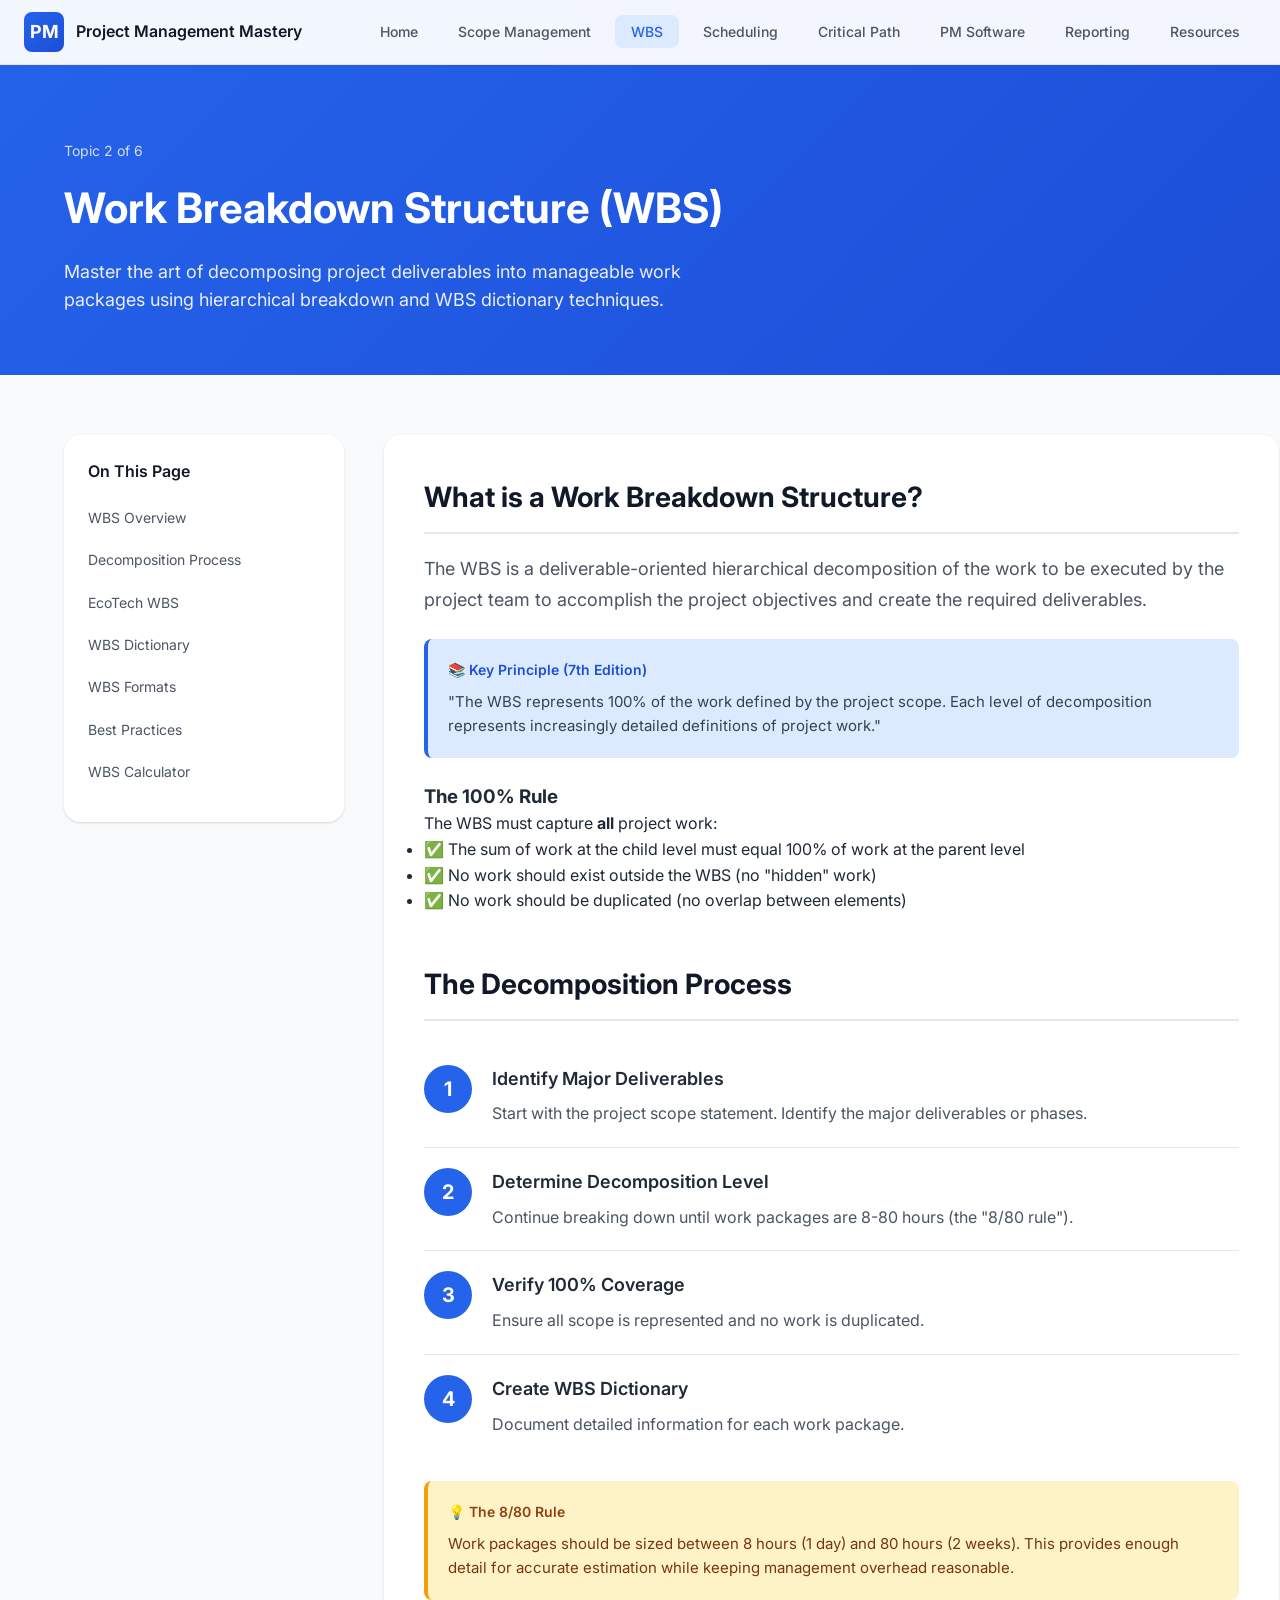
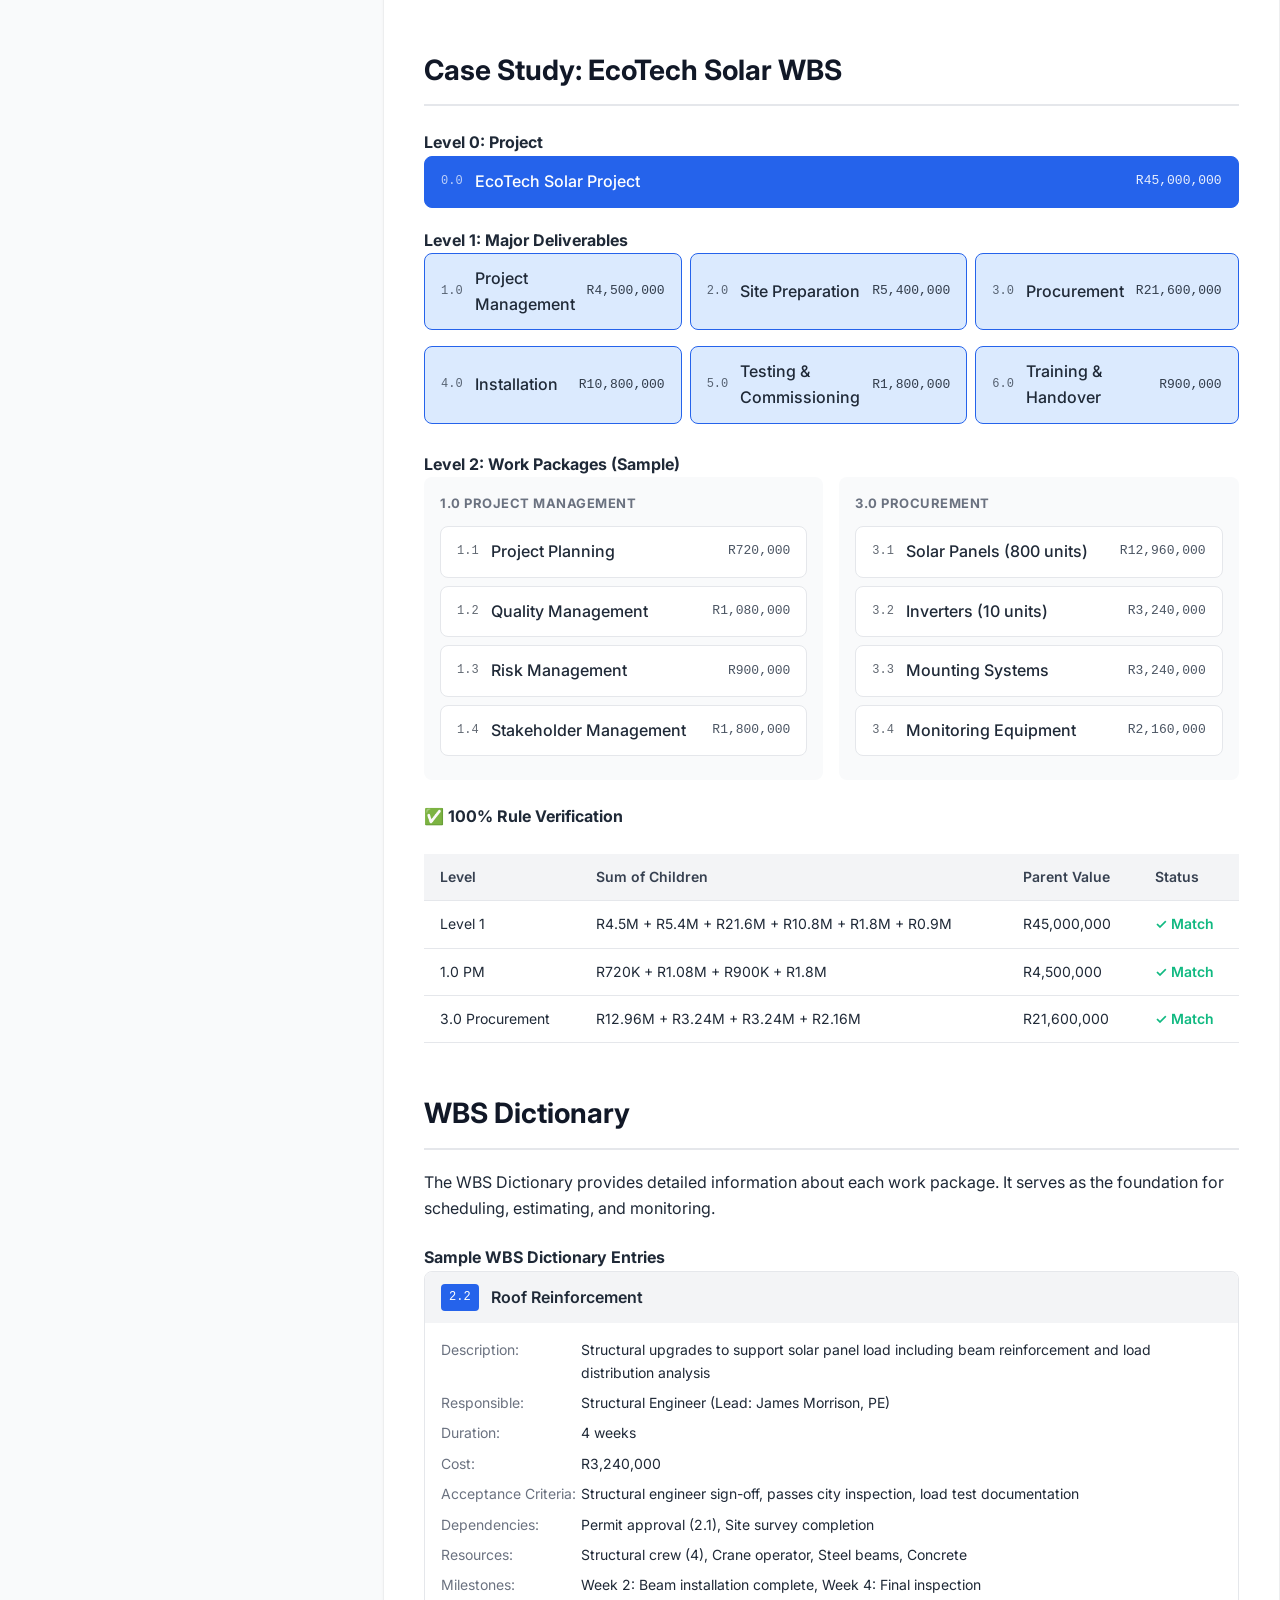
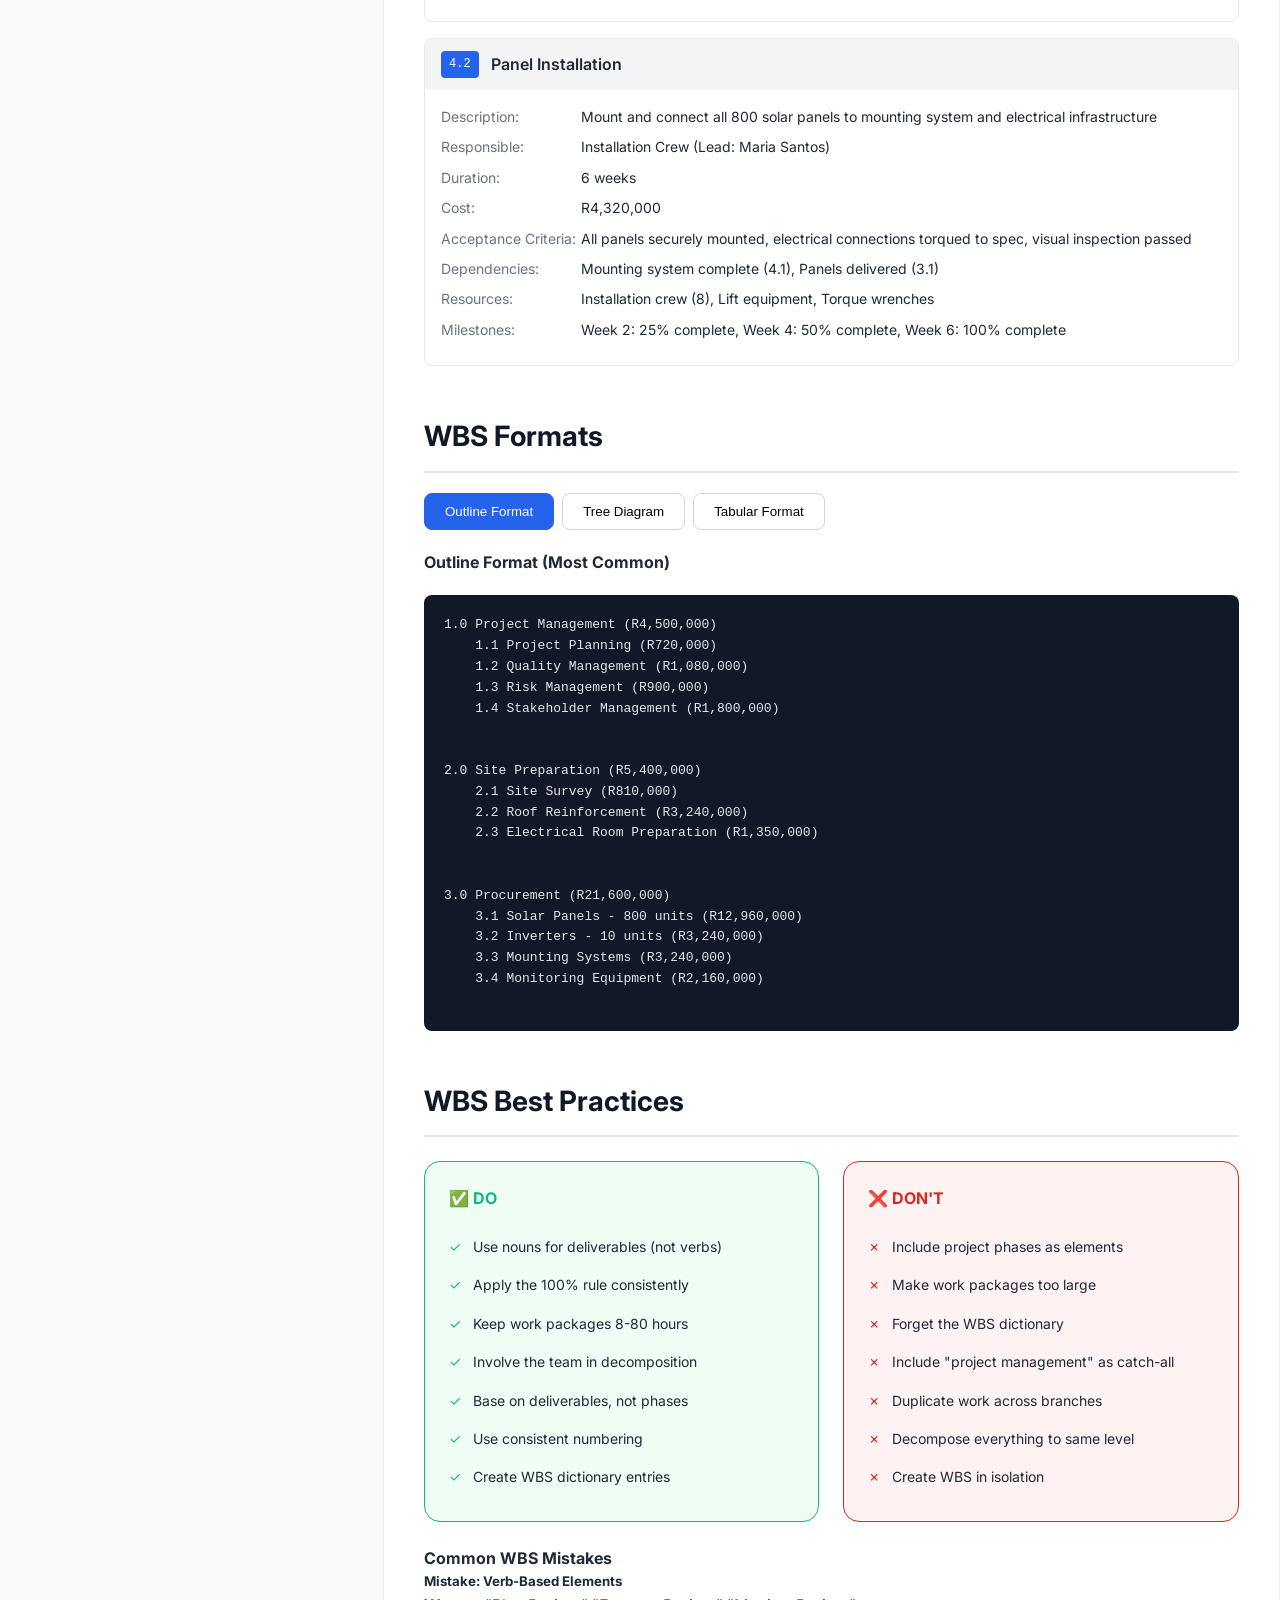
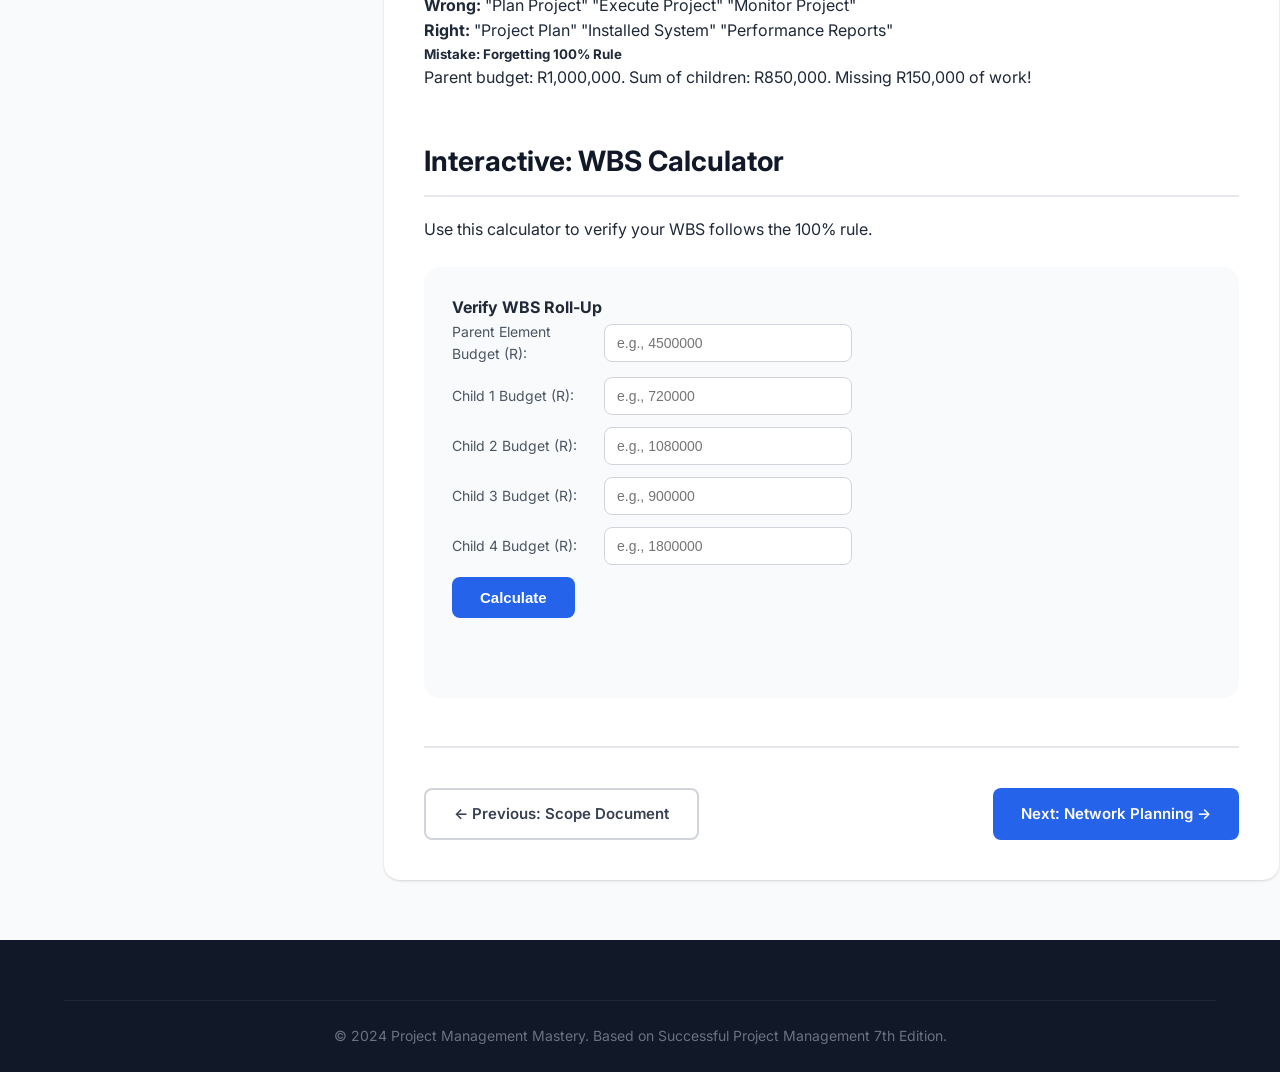
<file: wbs.html>
<!DOCTYPE html>
<html lang="en">
<head>
    <meta charset="UTF-8">
    <meta name="viewport" content="width=device-width, initial-scale=1.0">
    <title>Work Breakdown Structure | Project Management Mastery</title>
    <link rel="stylesheet" href="styles.css">
    <link href="https://fonts.googleapis.com/css2?family=Inter:wght@300;400;500;600;700&display=swap" rel="stylesheet">
</head>
<body>
    <nav class="navbar">
        <div class="nav-brand">
            <span class="logo">PM</span>
            <span class="brand-text">Project Management Mastery</span>
        </div>
        <ul class="nav-menu">
            <li><a href="index.html">Home</a></li>
            <li><a href="scope.html">Scope Management</a></li>
            <li><a href="wbs.html" class="active">WBS</a></li>
            <li><a href="scheduling.html">Scheduling</a></li>
            <li><a href="critical-path.html">Critical Path</a></li>
            <li><a href="software.html">PM Software</a></li>
            <li><a href="reporting.html">Reporting</a></li>
            <li><a href="resources.html">Resources</a></li>
        </ul>
        <div class="hamburger">
            <span></span>
            <span></span>
            <span></span>
        </div>
    </nav>


    <header class="page-header">
        <div class="container">
            <span class="breadcrumb">Topic 2 of 6</span>
            <h1>Work Breakdown Structure (WBS)</h1>
            <p class="page-description">Master the art of decomposing project deliverables into manageable work packages using hierarchical breakdown and WBS dictionary techniques.</p>
        </div>
    </header>


    <main class="content-area">
        <div class="container">
            <div class="content-grid">
                <aside class="sidebar">
                    <nav class="toc">
                        <h3>On This Page</h3>
                        <ul>
                            <li><a href="#overview">WBS Overview</a></li>
                            <li><a href="#decomposition">Decomposition Process</a></li>
                            <li><a href="#eco-wbs">EcoTech WBS</a></li>
                            <li><a href="#dictionary">WBS Dictionary</a></li>
                            <li><a href="#formats">WBS Formats</a></li>
                            <li><a href="#best-practices">Best Practices</a></li>
                            <li><a href="#calculator">WBS Calculator</a></li>
                        </ul>
                    </nav>
                </aside>


                <article class="main-content">
                    <section id="overview" class="content-section">
                        <h2>What is a Work Breakdown Structure?</h2>
                        <p class="lead">The WBS is a deliverable-oriented hierarchical decomposition of the work to be executed by the project team to accomplish the project objectives and create the required deliverables.</p>
                        
                        <div class="info-box">
                            <h4>📚 Key Principle (7th Edition)</h4>
                            <p>"The WBS represents 100% of the work defined by the project scope. Each level of decomposition represents increasingly detailed definitions of project work."</p>
                        </div>


                        <h3>The 100% Rule</h3>
                        <p>The WBS must capture <strong>all</strong> project work:</p>
                        <ul>
                            <li>✅ The sum of work at the child level must equal 100% of work at the parent level</li>
                            <li>✅ No work should exist outside the WBS (no "hidden" work)</li>
                            <li>✅ No work should be duplicated (no overlap between elements)</li>
                        </ul>
                    </section>


                    <section id="decomposition" class="content-section">
                        <h2>The Decomposition Process</h2>
                        
                        <div class="process-steps">
                            <div class="step">
                                <div class="step-number">1</div>
                                <div class="step-content">
                                    <h4>Identify Major Deliverables</h4>
                                    <p>Start with the project scope statement. Identify the major deliverables or phases.</p>
                                </div>
                            </div>
                            <div class="step">
                                <div class="step-number">2</div>
                                <div class="step-content">
                                    <h4>Determine Decomposition Level</h4>
                                    <p>Continue breaking down until work packages are 8-80 hours (the "8/80 rule").</p>
                                </div>
                            </div>
                            <div class="step">
                                <div class="step-number">3</div>
                                <div class="step-content">
                                    <h4>Verify 100% Coverage</h4>
                                    <p>Ensure all scope is represented and no work is duplicated.</p>
                                </div>
                            </div>
                            <div class="step">
                                <div class="step-number">4</div>
                                <div class="step-content">
                                    <h4>Create WBS Dictionary</h4>
                                    <p>Document detailed information for each work package.</p>
                                </div>
                            </div>
                        </div>


                        <div class="tip-box">
                            <h4>💡 The 8/80 Rule</h4>
                            <p>Work packages should be sized between 8 hours (1 day) and 80 hours (2 weeks). This provides enough detail for accurate estimation while keeping management overhead reasonable.</p>
                        </div>
                    </section>


                    <section id="eco-wbs" class="content-section">
                        <h2>Case Study: EcoTech Solar WBS</h2>
                        
                        <div class="wbs-visual">
                            <h4>Level 0: Project</h4>
                            <div class="wbs-level level-0">
                                <div class="wbs-node">
                                    <span class="node-code">0.0</span>
                                    <span class="node-name">EcoTech Solar Project</span>
                                    <span class="node-budget">R45,000,000</span>
                                </div>
                            </div>


                            <h4>Level 1: Major Deliverables</h4>
                            <div class="wbs-level level-1">
                                <div class="wbs-node">
                                    <span class="node-code">1.0</span>
                                    <span class="node-name">Project Management</span>
                                    <span class="node-budget">R4,500,000</span>
                                </div>
                                <div class="wbs-node">
                                    <span class="node-code">2.0</span>
                                    <span class="node-name">Site Preparation</span>
                                    <span class="node-budget">R5,400,000</span>
                                </div>
                                <div class="wbs-node">
                                    <span class="node-code">3.0</span>
                                    <span class="node-name">Procurement</span>
                                    <span class="node-budget">R21,600,000</span>
                                </div>
                                <div class="wbs-node">
                                    <span class="node-code">4.0</span>
                                    <span class="node-name">Installation</span>
                                    <span class="node-budget">R10,800,000</span>
                                </div>
                                <div class="wbs-node">
                                    <span class="node-code">5.0</span>
                                    <span class="node-name">Testing & Commissioning</span>
                                    <span class="node-budget">R1,800,000</span>
                                </div>
                                <div class="wbs-node">
                                    <span class="node-code">6.0</span>
                                    <span class="node-name">Training & Handover</span>
                                    <span class="node-budget">R900,000</span>
                                </div>
                            </div>


                            <h4>Level 2: Work Packages (Sample)</h4>
                            <div class="wbs-level level-2">
                                <div class="wbs-group">
                                    <h5>1.0 Project Management</h5>
                                    <div class="wbs-node">
                                        <span class="node-code">1.1</span>
                                        <span class="node-name">Project Planning</span>
                                        <span class="node-budget">R720,000</span>
                                    </div>
                                    <div class="wbs-node">
                                        <span class="node-code">1.2</span>
                                        <span class="node-name">Quality Management</span>
                                        <span class="node-budget">R1,080,000</span>
                                    </div>
                                    <div class="wbs-node">
                                        <span class="node-code">1.3</span>
                                        <span class="node-name">Risk Management</span>
                                        <span class="node-budget">R900,000</span>
                                    </div>
                                    <div class="wbs-node">
                                        <span class="node-code">1.4</span>
                                        <span class="node-name">Stakeholder Management</span>
                                        <span class="node-budget">R1,800,000</span>
                                    </div>
                                </div>
                                <div class="wbs-group">
                                    <h5>3.0 Procurement</h5>
                                    <div class="wbs-node">
                                        <span class="node-code">3.1</span>
                                        <span class="node-name">Solar Panels (800 units)</span>
                                        <span class="node-budget">R12,960,000</span>
                                    </div>
                                    <div class="wbs-node">
                                        <span class="node-code">3.2</span>
                                        <span class="node-name">Inverters (10 units)</span>
                                        <span class="node-budget">R3,240,000</span>
                                    </div>
                                    <div class="wbs-node">
                                        <span class="node-code">3.3</span>
                                        <span class="node-name">Mounting Systems</span>
                                        <span class="node-budget">R3,240,000</span>
                                    </div>
                                    <div class="wbs-node">
                                        <span class="node-code">3.4</span>
                                        <span class="node-name">Monitoring Equipment</span>
                                        <span class="node-budget">R2,160,000</span>
                                    </div>
                                </div>
                            </div>
                        </div>


                        <div class="wbs-validation">
                            <h4>✅ 100% Rule Verification</h4>
                            <table>
                                <tr>
                                    <th>Level</th>
                                    <th>Sum of Children</th>
                                    <th>Parent Value</th>
                                    <th>Status</th>
                                </tr>
                                <tr>
                                    <td>Level 1</td>
                                    <td>R4.5M + R5.4M + R21.6M + R10.8M + R1.8M + R0.9M</td>
                                    <td>R45,000,000</td>
                                    <td class="status-pass">✓ Match</td>
                                </tr>
                                <tr>
                                    <td>1.0 PM</td>
                                    <td>R720K + R1.08M + R900K + R1.8M</td>
                                    <td>R4,500,000</td>
                                    <td class="status-pass">✓ Match</td>
                                </tr>
                                <tr>
                                    <td>3.0 Procurement</td>
                                    <td>R12.96M + R3.24M + R3.24M + R2.16M</td>
                                    <td>R21,600,000</td>
                                    <td class="status-pass">✓ Match</td>
                                </tr>
                            </table>
                        </div>
                    </section>


                    <section id="dictionary" class="content-section">
                        <h2>WBS Dictionary</h2>
                        <p>The WBS Dictionary provides detailed information about each work package. It serves as the foundation for scheduling, estimating, and monitoring.</p>


                        <div class="dictionary-sample">
                            <h4>Sample WBS Dictionary Entries</h4>
                            
                            <div class="dict-entry">
                                <div class="dict-header">
                                    <span class="dict-code">2.2</span>
                                    <span class="dict-title">Roof Reinforcement</span>
                                </div>
                                <div class="dict-body">
                                    <div class="dict-row">
                                        <span class="dict-label">Description:</span>
                                        <span class="dict-value">Structural upgrades to support solar panel load including beam reinforcement and load distribution analysis</span>
                                    </div>
                                    <div class="dict-row">
                                        <span class="dict-label">Responsible:</span>
                                        <span class="dict-value">Structural Engineer (Lead: James Morrison, PE)</span>
                                    </div>
                                    <div class="dict-row">
                                        <span class="dict-label">Duration:</span>
                                        <span class="dict-value">4 weeks</span>
                                    </div>
                                    <div class="dict-row">
                                        <span class="dict-label">Cost:</span>
                                        <span class="dict-value">R3,240,000</span>
                                    </div>
                                    <div class="dict-row">
                                        <span class="dict-label">Acceptance Criteria:</span>
                                        <span class="dict-value">Structural engineer sign-off, passes city inspection, load test documentation</span>
                                    </div>
                                    <div class="dict-row">
                                        <span class="dict-label">Dependencies:</span>
                                        <span class="dict-value">Permit approval (2.1), Site survey completion</span>
                                    </div>
                                    <div class="dict-row">
                                        <span class="dict-label">Resources:</span>
                                        <span class="dict-value">Structural crew (4), Crane operator, Steel beams, Concrete</span>
                                    </div>
                                    <div class="dict-row">
                                        <span class="dict-label">Milestones:</span>
                                        <span class="dict-value">Week 2: Beam installation complete, Week 4: Final inspection</span>
                                    </div>
                                </div>
                            </div>


                            <div class="dict-entry">
                                <div class="dict-header">
                                    <span class="dict-code">4.2</span>
                                    <span class="dict-title">Panel Installation</span>
                                </div>
                                <div class="dict-body">
                                    <div class="dict-row">
                                        <span class="dict-label">Description:</span>
                                        <span class="dict-value">Mount and connect all 800 solar panels to mounting system and electrical infrastructure</span>
                                    </div>
                                    <div class="dict-row">
                                        <span class="dict-label">Responsible:</span>
                                        <span class="dict-value">Installation Crew (Lead: Maria Santos)</span>
                                    </div>
                                    <div class="dict-row">
                                        <span class="dict-label">Duration:</span>
                                        <span class="dict-value">6 weeks</span>
                                    </div>
                                    <div class="dict-row">
                                        <span class="dict-label">Cost:</span>
                                        <span class="dict-value">R4,320,000</span>
                                    </div>
                                    <div class="dict-row">
                                        <span class="dict-label">Acceptance Criteria:</span>
                                        <span class="dict-value">All panels securely mounted, electrical connections torqued to spec, visual inspection passed</span>
                                    </div>
                                    <div class="dict-row">
                                        <span class="dict-label">Dependencies:</span>
                                        <span class="dict-value">Mounting system complete (4.1), Panels delivered (3.1)</span>
                                    </div>
                                    <div class="dict-row">
                                        <span class="dict-label">Resources:</span>
                                        <span class="dict-value">Installation crew (8), Lift equipment, Torque wrenches</span>
                                    </div>
                                    <div class="dict-row">
                                        <span class="dict-label">Milestones:</span>
                                        <span class="dict-value">Week 2: 25% complete, Week 4: 50% complete, Week 6: 100% complete</span>
                                    </div>
                                </div>
                            </div>
                        </div>
                    </section>


                    <section id="formats" class="content-section">
                        <h2>WBS Formats</h2>
                        
                        <div class="format-tabs">
                            <button class="tab-btn active" onclick="showFormat('outline')">Outline Format</button>
                            <button class="tab-btn" onclick="showFormat('tree')">Tree Diagram</button>
                            <button class="tab-btn" onclick="showFormat('tabular')">Tabular Format</button>
                        </div>


                        <div id="outline-format" class="format-content active">
                            <h4>Outline Format (Most Common)</h4>
                            <div class="code-block">
                                <pre>
1.0 Project Management (R4,500,000)
    1.1 Project Planning (R720,000)
    1.2 Quality Management (R1,080,000)
    1.3 Risk Management (R900,000)
    1.4 Stakeholder Management (R1,800,000)


2.0 Site Preparation (R5,400,000)
    2.1 Site Survey (R810,000)
    2.2 Roof Reinforcement (R3,240,000)
    2.3 Electrical Room Preparation (R1,350,000)


3.0 Procurement (R21,600,000)
    3.1 Solar Panels - 800 units (R12,960,000)
    3.2 Inverters - 10 units (R3,240,000)
    3.3 Mounting Systems (R3,240,000)
    3.4 Monitoring Equipment (R2,160,000)
                                </pre>
                            </div>
                        </div>


                        <div id="tree-format" class="format-content">
                            <h4>Tree Diagram (Visual)</h4>
                            <div class="tree-visual">
                                <div class="tree-level">
                                    <div class="tree-root">EcoTech Solar Project</div>
                                </div>
                                <div class="tree-branches">
                                    <div class="tree-branch">PM</div>
                                    <div class="tree-branch">Site Prep</div>
                                    <div class="tree-branch">Procurement</div>
                                    <div class="tree-branch">Installation</div>
                                    <div class="tree-branch">Testing</div>
                                    <div class="tree-branch">Training</div>
                                </div>
                            </div>
                            <p class="format-note">Best for presentations and stakeholder communications. Shows hierarchy clearly.</p>
                        </div>


                        <div id="tabular-format" class="format-content">
                            <h4>Tabular Format (Spreadsheet-Friendly)</h4>
                            <table>
                                <thead>
                                    <tr>
                                        <th>WBS Code</th>
                                        <th>Element Name</th>
                                        <th>Parent</th>
                                        <th>Budget</th>
                                        <th>Owner</th>
                                    </tr>
                                </thead>
                                <tbody>
                                    <tr>
                                        <td>0.0</td>
                                        <td>EcoTech Solar Project</td>
                                        <td>—</td>
                                        <td>R45,000,000</td>
                                        <td>S. Chen</td>
                                    </tr>
                                    <tr>
                                        <td>1.0</td>
                                        <td>Project Management</td>
                                        <td>0.0</td>
                                        <td>R4,500,000</td>
                                        <td>S. Chen</td>
                                    </tr>
                                    <tr>
                                        <td>1.1</td>
                                        <td>Project Planning</td>
                                        <td>1.0</td>
                                        <td>R720,000</td>
                                        <td>S. Chen</td>
                                    </tr>
                                    <tr>
                                        <td>2.0</td>
                                        <td>Site Preparation</td>
                                        <td>0.0</td>
                                        <td>R5,400,000</td>
                                        <td>J. Morrison</td>
                                    </tr>
                                </tbody>
                            </table>
                        </div>
                    </section>


                    <section id="best-practices" class="content-section">
                        <h2>WBS Best Practices</h2>
                        
                        <div class="practices-grid">
                            <div class="practice-card good">
                                <h4>✅ DO</h4>
                                <ul>
                                    <li>Use nouns for deliverables (not verbs)</li>
                                    <li>Apply the 100% rule consistently</li>
                                    <li>Keep work packages 8-80 hours</li>
                                    <li>Involve the team in decomposition</li>
                                    <li>Base on deliverables, not phases</li>
                                    <li>Use consistent numbering</li>
                                    <li>Create WBS dictionary entries</li>
                                </ul>
                            </div>
                            <div class="practice-card bad">
                                <h4>❌ DON'T</h4>
                                <ul>
                                    <li>Include project phases as elements</li>
                                    <li>Make work packages too large</li>
                                    <li>Forget the WBS dictionary</li>
                                    <li>Include "project management" as catch-all</li>
                                    <li>Duplicate work across branches</li>
                                    <li>Decompose everything to same level</li>
                                    <li>Create WBS in isolation</li>
                                </ul>
                            </div>
                        </div>


                        <div class="common-mistakes">
                            <h4>Common WBS Mistakes</h4>
                            <div class="mistake">
                                <h5>Mistake: Verb-Based Elements</h5>
                                <p><strong>Wrong:</strong> "Plan Project" "Execute Project" "Monitor Project"</p>
                                <p><strong>Right:</strong> "Project Plan" "Installed System" "Performance Reports"</p>
                            </div>
                            <div class="mistake">
                                <h5>Mistake: Forgetting 100% Rule</h5>
                                <p>Parent budget: R1,000,000. Sum of children: R850,000. Missing R150,000 of work!</p>
                            </div>
                        </div>
                    </section>


                    <section id="calculator" class="content-section">
                        <h2>Interactive: WBS Calculator</h2>
                        <p>Use this calculator to verify your WBS follows the 100% rule.</p>
                        
                        <div class="calculator">
                            <h4>Verify WBS Roll-Up</h4>
                            <div class="calc-inputs">
                                <div class="calc-row">
                                    <label>Parent Element Budget (R):</label>
                                    <input type="number" id="parent-budget" placeholder="e.g., 4500000">
                                </div>
                                <div class="calc-children">
                                    <div class="calc-row">
                                        <label>Child 1 Budget (R):</label>
                                        <input type="number" id="child1" placeholder="e.g., 720000">
                                    </div>
                                    <div class="calc-row">
                                        <label>Child 2 Budget (R):</label>
                                        <input type="number" id="child2" placeholder="e.g., 1080000">
                                    </div>
                                    <div class="calc-row">
                                        <label>Child 3 Budget (R):</label>
                                        <input type="number" id="child3" placeholder="e.g., 900000">
                                    </div>
                                    <div class="calc-row">
                                        <label>Child 4 Budget (R):</label>
                                        <input type="number" id="child4" placeholder="e.g., 1800000">
                                    </div>
                                </div>
                                <button class="btn btn-primary" onclick="calculateWBS()">Calculate</button>
                            </div>
                            <div id="calc-result" class="calc-result"></div>
                        </div>
                    </section>


                    <div class="navigation-buttons">
                        <a href="scope.html" class="btn btn-secondary">← Previous: Scope Document</a>
                        <a href="scheduling.html" class="btn btn-primary">Next: Network Planning →</a>
                    </div>
                </article>
            </div>
        </div>
    </main>


    <footer class="footer">
        <div class="container">
            <div class="footer-bottom">
                <p>&copy; 2024 Project Management Mastery. Based on Successful Project Management 7th Edition.</p>
            </div>
        </div>
    </footer>


    <script src="script.js"></script>
    <script>
        function showFormat(format) {
            document.querySelectorAll('.format-content').forEach(el => el.classList.remove('active'));
            document.querySelectorAll('.tab-btn').forEach(el => el.classList.remove('active'));
            document.getElementById(format + '-format').classList.add('active');
            event.target.classList.add('active');
        }


        function calculateWBS() {
            const parent = parseFloat(document.getElementById('parent-budget').value) || 0;
            const c1 = parseFloat(document.getElementById('child1').value) || 0;
            const c2 = parseFloat(document.getElementById('child2').value) || 0;
            const c3 = parseFloat(document.getElementById('child3').value) || 0;
            const c4 = parseFloat(document.getElementById('child4').value) || 0;
            
            const sum = c1 + c2 + c3 + c4;
            const diff = parent - sum;
            
            let resultHTML = '';
            if (diff === 0) {
                resultHTML = `<div class="result-success">✅ PERFECT! Sum of children (R${sum.toLocaleString()}) equals parent (R${parent.toLocaleString()}). 100% rule satisfied.</div>`;
            } else if (Math.abs(diff) < parent * 0.05) {
                resultHTML = `<div class="result-warning">⚠️ CLOSE. Sum: R${sum.toLocaleString()}, Parent: R${parent.toLocaleString()}. Difference: R${Math.abs(diff).toLocaleString()} (${(diff/parent*100).toFixed(1)}%)</div>`;
            } else {
                resultHTML = `<div class="result-error">❌ MISMATCH! Sum: R${sum.toLocaleString()}, Parent: R${parent.toLocaleString()}. Missing: R${diff.toLocaleString()}</div>`;
            }
            
            document.getElementById('calc-result').innerHTML = resultHTML;
        }
    </script>
</body>
</html>
</file>
<file: styles.css>
/* ============================================
   PROJECT MANAGEMENT MASTERY - STYLES
   Complete CSS for educational website
   ============================================ */

/* CSS Variables */
:root {
    --primary-color: #2563eb;
    --primary-dark: #1d4ed8;
    --primary-light: #dbeafe;
    --secondary-color: #059669;
    --accent-color: #f59e0b;
    --danger-color: #dc2626;
    --success-color: #10b981;
    --warning-color: #f59e0b;
    
    --gray-50: #f9fafb;
    --gray-100: #f3f4f6;
    --gray-200: #e5e7eb;
    --gray-300: #d1d5db;
    --gray-400: #9ca3af;
    --gray-500: #6b7280;
    --gray-600: #4b5563;
    --gray-700: #374151;
    --gray-800: #1f2937;
    --gray-900: #111827;
    
    --font-family: 'Inter', -apple-system, BlinkMacSystemFont, sans-serif;
    --font-mono: 'SF Mono', Monaco, monospace;
    
    --shadow-sm: 0 1px 2px 0 rgba(0, 0, 0, 0.05);
    --shadow: 0 1px 3px 0 rgba(0, 0, 0, 0.1), 0 1px 2px 0 rgba(0, 0, 0, 0.06);
    --shadow-md: 0 4px 6px -1px rgba(0, 0, 0, 0.1), 0 2px 4px -1px rgba(0, 0, 0, 0.06);
    --shadow-lg: 0 10px 15px -3px rgba(0, 0, 0, 0.1), 0 4px 6px -2px rgba(0, 0, 0, 0.05);
    --shadow-xl: 0 20px 25px -5px rgba(0, 0, 0, 0.1), 0 10px 10px -5px rgba(0, 0, 0, 0.04);
    
    --radius-sm: 4px;
    --radius: 8px;
    --radius-md: 12px;
    --radius-lg: 16px;
    --radius-xl: 24px;
    
    --transition: all 0.2s ease;
}

/* Reset & Base */
*, *::before, *::after {
    box-sizing: border-box;
    margin: 0;
    padding: 0;
}

html {
    scroll-behavior: smooth;
}

body {
    font-family: var(--font-family);
    line-height: 1.6;
    color: var(--gray-800);
    background-color: #ffffff;
}

a {
    color: var(--primary-color);
    text-decoration: none;
    transition: var(--transition);
}

a:hover {
    color: var(--primary-dark);
}

img {
    max-width: 100%;
    height: auto;
}

/* Container */
.container {
    max-width: 1200px;
    margin: 0 auto;
    padding: 0 24px;
}

/* ============================================
   NAVIGATION
   ============================================ */
.navbar {
    position: fixed;
    top: 0;
    left: 0;
    right: 0;
    background: rgba(255, 255, 255, 0.95);
    backdrop-filter: blur(10px);
    border-bottom: 1px solid var(--gray-200);
    z-index: 1000;
    padding: 12px 24px;
    display: flex;
    align-items: center;
    justify-content: space-between;
}

.nav-brand {
    display: flex;
    align-items: center;
    gap: 12px;
}

.logo {
    width: 40px;
    height: 40px;
    background: linear-gradient(135deg, var(--primary-color), var(--primary-dark));
    color: white;
    display: flex;
    align-items: center;
    justify-content: center;
    font-weight: 700;
    font-size: 18px;
    border-radius: var(--radius);
}

.brand-text {
    font-weight: 600;
    font-size: 16px;
    color: var(--gray-900);
}

.nav-menu {
    display: flex;
    list-style: none;
    gap: 8px;
}

.nav-menu a {
    padding: 8px 16px;
    border-radius: var(--radius);
    color: var(--gray-600);
    font-weight: 500;
    font-size: 14px;
}

.nav-menu a:hover,
.nav-menu a.active {
    color: var(--primary-color);
    background: var(--primary-light);
}

.hamburger {
    display: none;
    flex-direction: column;
    gap: 5px;
    cursor: pointer;
}

.hamburger span {
    width: 25px;
    height: 3px;
    background: var(--gray-700);
    border-radius: 3px;
}

/* ============================================
   HERO SECTION
   ============================================ */
.hero {
    padding: 140px 24px 80px;
    background: linear-gradient(135deg, #f0f9ff 0%, #e0f2fe 50%, #dbeafe 100%);
    display: flex;
    align-items: center;
    justify-content: space-between;
    gap: 60px;
    max-width: 1400px;
    margin: 0 auto;
}

.hero-content {
    flex: 1;
    max-width: 600px;
}

.hero h1 {
    font-size: 48px;
    font-weight: 800;
    line-height: 1.1;
    color: var(--gray-900);
    margin-bottom: 16px;
}

.hero-subtitle {
    font-size: 20px;
    color: var(--primary-color);
    font-weight: 600;
    margin-bottom: 16px;
}

.hero-description {
    font-size: 18px;
    color: var(--gray-600);
    margin-bottom: 32px;
    line-height: 1.7;
}

.hero-buttons {
    display: flex;
    gap: 16px;
}

.hero-visual {
    flex: 1;
    display: flex;
    justify-content: center;
}

/* Project Card */
.project-card {
    background: white;
    border-radius: var(--radius-lg);
    padding: 24px;
    box-shadow: var(--shadow-xl);
    width: 320px;
    border: 1px solid var(--gray-200);
}

.card-header {
    display: flex;
    justify-content: space-between;
    align-items: center;
    margin-bottom: 16px;
}

.status-badge {
    padding: 4px 12px;
    border-radius: 20px;
    font-size: 12px;
    font-weight: 600;
}

.status-badge.success {
    background: #d1fae5;
    color: var(--success-color);
}

.progress-text {
    font-size: 24px;
    font-weight: 700;
    color: var(--gray-900);
}

.project-card h3 {
    font-size: 16px;
    color: var(--gray-600);
    margin-bottom: 16px;
}

.progress-bar {
    height: 8px;
    background: var(--gray-200);
    border-radius: 4px;
    margin-bottom: 20px;
    overflow: hidden;
}

.progress-fill {
    height: 100%;
    background: linear-gradient(90deg, var(--primary-color), var(--secondary-color));
    border-radius: 4px;
    transition: width 0.5s ease;
}

.metrics {
    display: flex;
    justify-content: space-between;
}

.metric {
    text-align: center;
}

.metric-label {
    display: block;
    font-size: 12px;
    color: var(--gray-500);
    margin-bottom: 4px;
}

.metric-value {
    font-size: 16px;
    font-weight: 700;
    color: var(--gray-900);
}

/* ============================================
   BUTTONS
   ============================================ */
.btn {
    display: inline-flex;
    align-items: center;
    justify-content: center;
    padding: 12px 28px;
    border-radius: var(--radius);
    font-weight: 600;
    font-size: 15px;
    transition: var(--transition);
    cursor: pointer;
    border: none;
}

.btn-primary {
    background: var(--primary-color);
    color: white;
}

.btn-primary:hover {
    background: var(--primary-dark);
    color: white;
    transform: translateY(-2px);
    box-shadow: var(--shadow-md);
}

.btn-secondary {
    background: white;
    color: var(--gray-700);
    border: 2px solid var(--gray-300);
}

.btn-secondary:hover {
    border-color: var(--primary-color);
    color: var(--primary-color);
}

.btn-small {
    padding: 8px 16px;
    font-size: 13px;
}

/* ============================================
   TOPICS SECTION
   ============================================ */
.topics-section {
    padding: 80px 0;
    background: white;
}

.section-title {
    font-size: 36px;
    font-weight: 700;
    text-align: center;
    color: var(--gray-900);
    margin-bottom: 12px;
}

.section-subtitle {
    text-align: center;
    color: var(--gray-600);
    font-size: 18px;
    margin-bottom: 48px;
}

.topics-grid {
    display: grid;
    grid-template-columns: repeat(3, 1fr);
    gap: 24px;
}

.topic-card {
    background: white;
    border: 1px solid var(--gray-200);
    border-radius: var(--radius-lg);
    padding: 28px;
    transition: var(--transition);
}

.topic-card:hover {
    transform: translateY(-4px);
    box-shadow: var(--shadow-lg);
    border-color: var(--primary-light);
}

.topic-icon {
    font-size: 40px;
    margin-bottom: 16px;
}

.topic-card h3 {
    font-size: 20px;
    font-weight: 600;
    color: var(--gray-900);
    margin-bottom: 12px;
}

.topic-card p {
    color: var(--gray-600);
    font-size: 15px;
    margin-bottom: 20px;
    line-height: 1.6;
}

.topic-link {
    color: var(--primary-color);
    font-weight: 600;
    font-size: 14px;
}

/* ============================================
   FEATURES SECTION
   ============================================ */
.features-section {
    padding: 80px 0;
    background: var(--gray-50);
}

.features-grid {
    display: grid;
    grid-template-columns: repeat(4, 1fr);
    gap: 32px;
}

.feature {
    text-align: center;
}

.feature-number {
    width: 60px;
    height: 60px;
    background: var(--primary-color);
    color: white;
    display: flex;
    align-items: center;
    justify-content: center;
    font-size: 24px;
    font-weight: 700;
    border-radius: var(--radius-lg);
    margin: 0 auto 20px;
}

.feature h3 {
    font-size: 20px;
    font-weight: 600;
    color: var(--gray-900);
    margin-bottom: 12px;
}

.feature p {
    color: var(--gray-600);
    font-size: 15px;
}

/* ============================================
   CASE STUDY PREVIEW
   ============================================ */
.case-study-preview {
    padding: 80px 0;
    background: linear-gradient(135deg, var(--gray-900) 0%, var(--gray-800) 100%);
    color: white;
}

.case-study-content {
    display: flex;
    gap: 60px;
    align-items: center;
}

.case-study-text {
    flex: 1;
}

.label {
    display: inline-block;
    background: var(--accent-color);
    color: var(--gray-900);
    padding: 6px 14px;
    border-radius: 20px;
    font-size: 13px;
    font-weight: 600;
    margin-bottom: 16px;
}

.case-study-text h2 {
    font-size: 36px;
    font-weight: 700;
    margin-bottom: 20px;
}

.case-study-text p {
    color: var(--gray-300);
    font-size: 17px;
    line-height: 1.7;
    margin-bottom: 24px;
}

.case-study-highlights {
    list-style: none;
    margin-bottom: 28px;
}

.case-study-highlights li {
    padding: 8px 0;
    color: var(--gray-300);
    position: relative;
    padding-left: 28px;
}

.case-study-highlights li::before {
    content: "✓";
    position: absolute;
    left: 0;
    color: var(--success-color);
    font-weight: 700;
}

.case-study-stats {
    flex: 0 0 280px;
    display: grid;
    grid-template-columns: 1fr 1fr;
    gap: 16px;
}

.stat-card {
    background: rgba(255, 255, 255, 0.1);
    padding: 24px;
    border-radius: var(--radius-lg);
    text-align: center;
    backdrop-filter: blur(10px);
}

.stat-value {
    display: block;
    font-size: 32px;
    font-weight: 700;
    color: white;
    margin-bottom: 4px;
}

.stat-label {
    font-size: 14px;
    color: var(--gray-400);
}

/* ============================================
   LEARNING PATH
   ============================================ */
.learning-path {
    padding: 80px 0;
    background: white;
}

.path-timeline {
    max-width: 800px;
    margin: 0 auto;
}

.path-item {
    display: flex;
    gap: 24px;
    padding: 24px 0;
    position: relative;
}

.path-item:not(:last-child)::after {
    content: "";
    position: absolute;
    left: 20px;
    top: 60px;
    width: 2px;
    height: calc(100% - 40px);
    background: var(--gray-300);
}

.path-item.completed .path-marker {
    background: var(--success-color);
}

.path-item.active .path-marker {
    background: var(--primary-color);
    box-shadow: 0 0 0 4px var(--primary-light);
}

.path-item:not(.completed):not(.active) .path-marker {
    background: var(--gray-300);
}

.path-marker {
    width: 42px;
    height: 42px;
    border-radius: 50%;
    display: flex;
    align-items: center;
    justify-content: center;
    color: white;
    font-weight: 700;
    flex-shrink: 0;
    z-index: 1;
}

.path-content h4 {
    font-size: 18px;
    font-weight: 600;
    color: var(--gray-900);
    margin-bottom: 8px;
}

.path-content p {
    color: var(--gray-600);
    font-size: 15px;
}

/* ============================================
   FOOTER
   ============================================ */
.footer {
    background: var(--gray-900);
    color: white;
    padding: 60px 0 24px;
}

.footer-grid {
    display: grid;
    grid-template-columns: 2fr 1fr 1fr 1fr;
    gap: 40px;
    margin-bottom: 40px;
}

.footer-brand .logo {
    margin-bottom: 16px;
}

.footer-brand h3 {
    font-size: 18px;
    font-weight: 600;
    margin-bottom: 12px;
}

.footer-brand p {
    color: var(--gray-400);
    font-size: 14px;
}

.footer-links h4,
.footer-contact h4 {
    font-size: 14px;
    font-weight: 600;
    margin-bottom: 16px;
    color: var(--gray-300);
}

.footer-links ul {
    list-style: none;
}

.footer-links li {
    margin-bottom: 10px;
}

.footer-links a {
    color: var(--gray-400);
    font-size: 14px;
}

.footer-links a:hover {
    color: white;
}

.footer-contact p {
    color: var(--gray-400);
    font-size: 14px;
    margin-bottom: 8px;
}

.footer-bottom {
    border-top: 1px solid var(--gray-800);
    padding-top: 24px;
    text-align: center;
    color: var(--gray-500);
    font-size: 14px;
}

/* ============================================
   PAGE HEADER (Interior Pages)
   ============================================ */
.page-header {
    padding: 140px 0 60px;
    background: linear-gradient(135deg, var(--primary-color) 0%, var(--primary-dark) 100%);
    color: white;
}

.breadcrumb {
    font-size: 14px;
    opacity: 0.8;
    margin-bottom: 12px;
    display: block;
}

.page-header h1 {
    font-size: 42px;
    font-weight: 700;
    margin-bottom: 16px;
}

.page-description {
    font-size: 18px;
    opacity: 0.9;
    max-width: 700px;
    line-height: 1.6;
}

/* ============================================
   CONTENT AREA
   ============================================ */
.content-area {
    padding: 60px 0;
    background: var(--gray-50);
}

.content-grid {
    display: grid;
    grid-template-columns: 280px 1fr;
    gap: 40px;
}

/* Sidebar */
.sidebar {
    position: sticky;
    top: 100px;
    height: fit-content;
}

.toc {
    background: white;
    border-radius: var(--radius-lg);
    padding: 24px;
    box-shadow: var(--shadow);
    margin-bottom: 20px;
}

.toc h3 {
    font-size: 16px;
    font-weight: 600;
    margin-bottom: 16px;
    color: var(--gray-900);
}

.toc ul {
    list-style: none;
}

.toc li {
    margin-bottom: 8px;
}

.toc a {
    color: var(--gray-600);
    font-size: 14px;
    display: block;
    padding: 6px 0;
}

.toc a:hover {
    color: var(--primary-color);
}

.resource-box {
    background: linear-gradient(135deg, var(--primary-light), #eff6ff);
    border-radius: var(--radius-lg);
    padding: 20px;
}

.resource-box h4 {
    font-size: 14px;
    font-weight: 600;
    margin-bottom: 8px;
    color: var(--gray-900);
}

.resource-box p {
    font-size: 13px;
    color: var(--gray-600);
    margin-bottom: 12px;
}

/* Main Content */
.main-content {
    background: white;
    border-radius: var(--radius-lg);
    padding: 40px;
    box-shadow: var(--shadow);
}

.content-section {
    margin-bottom: 48px;
}

.content-section h2 {
    font-size: 28px;
    font-weight: 700;
    color: var(--gray-900);
    margin-bottom: 20px;
    padding-bottom: 12px;
    border-bottom: 2px solid var(--gray-200);
}

.lead {
    font-size: 18px;
    color: var(--gray-600);
    line-height: 1.7;
    margin-bottom: 24px;
}

/* Info Boxes */
.info-box {
    background: var(--primary-light);
    border-left: 4px solid var(--primary-color);
    padding: 20px;
    border-radius: var(--radius);
    margin: 24px 0;
}

.info-box h4 {
    color: var(--primary-dark);
    font-size: 14px;
    font-weight: 600;
    margin-bottom: 8px;
}

.info-box p {
    color: var(--gray-700);
    font-size: 15px;
}

.tip-box {
    background: #fef3c7;
    border-left: 4px solid var(--accent-color);
    padding: 20px;
    border-radius: var(--radius);
    margin: 24px 0;
}

.tip-box h4 {
    color: #92400e;
    font-size: 14px;
    font-weight: 600;
    margin-bottom: 8px;
}

.tip-box p {
    color: #78350f;
    font-size: 15px;
}

/* Lists */
.numbered-list {
    list-style: none;
    counter-reset: item;
}

.numbered-list li {
    counter-increment: item;
    position: relative;
    padding-left: 40px;
    margin-bottom: 16px;
}

.numbered-list li::before {
    content: counter(item);
    position: absolute;
    left: 0;
    width: 28px;
    height: 28px;
    background: var(--primary-color);
    color: white;
    border-radius: 50%;
    display: flex;
    align-items: center;
    justify-content: center;
    font-size: 13px;
    font-weight: 600;
}

/* Tables */
.comparison-table,
.deliverables-table,
.wbs-validation table {
    width: 100%;
    border-collapse: collapse;
    margin: 24px 0;
    font-size: 14px;
}

.comparison-table th,
.comparison-table td,
.deliverables-table th,
.deliverables-table td,
.wbs-validation th,
.wbs-validation td {
    padding: 12px 16px;
    text-align: left;
    border-bottom: 1px solid var(--gray-200);
}

.comparison-table th,
.deliverables-table th,
.wbs-validation th {
    background: var(--gray-100);
    font-weight: 600;
    color: var(--gray-700);
}

.status-pass {
    color: var(--success-color);
    font-weight: 600;
}

/* Code Blocks */
.code-block {
    background: var(--gray-900);
    color: #e5e7eb;
    padding: 20px;
    border-radius: var(--radius);
    overflow-x: auto;
    margin: 20px 0;
}

.code-block pre {
    font-family: var(--font-mono);
    font-size: 13px;
    line-height: 1.6;
}

/* Case Study Box */
.case-study-box {
    background: white;
    border: 2px solid var(--primary-light);
    border-radius: var(--radius-lg);
    overflow: hidden;
    margin: 24px 0;
}

.case-header {
    background: linear-gradient(135deg, var(--primary-color), var(--primary-dark));
    color: white;
    padding: 20px 24px;
}

.case-badge {
    display: inline-block;
    background: rgba(255,255,255,0.2);
    padding: 4px 12px;
    border-radius: 20px;
    font-size: 12px;
    font-weight: 600;
    margin-bottom: 8px;
}

.case-header h3 {
    font-size: 20px;
    font-weight: 600;
}

.case-overview {
    padding: 20px 24px;
    background: var(--gray-50);
    border-bottom: 1px solid var(--gray-200);
}

.case-meta {
    display: flex;
    gap: 32px;
}

.meta-item {
    display: flex;
    flex-direction: column;
}

.meta-label {
    font-size: 12px;
    color: var(--gray-500);
    text-transform: uppercase;
    letter-spacing: 0.5px;
}

.meta-value {
    font-size: 16px;
    font-weight: 600;
    color: var(--gray-900);
}

.case-study-box h4 {
    padding: 20px 24px 0;
    font-size: 16px;
    font-weight: 600;
}

.case-study-box ol,
.case-study-box ul {
    padding: 0 24px 20px 48px;
}

.scope-highlight {
    display: grid;
    grid-template-columns: 1fr 1fr;
    gap: 0;
    padding: 20px 24px;
}

.scope-in,
.scope-out {
    padding: 20px;
}

.scope-in {
    background: #f0fdf4;
}

.scope-out {
    background: #fef2f2;
}

.scope-in h5 {
    color: var(--success-color);
    margin-bottom: 12px;
}

.scope-out h5 {
    color: var(--danger-color);
    margin-bottom: 12px;
}

/* Three Column Layout */
.three-column {
    display: grid;
    grid-template-columns: repeat(3, 1fr);
    gap: 20px;
    margin: 24px 0;
}

.column-box {
    background: var(--gray-50);
    padding: 20px;
    border-radius: var(--radius);
}

.column-box h4 {
    font-size: 14px;
    font-weight: 600;
    margin-bottom: 12px;
}

.column-box ul {
    list-style: none;
}

.column-box li {
    padding: 6px 0;
    font-size: 14px;
    color: var(--gray-600);
    position: relative;
    padding-left: 20px;
}

.column-box li::before {
    content: "•";
    position: absolute;
    left: 0;
    color: var(--primary-color);
}

/* Exercise Box */
.exercise-box {
    background: linear-gradient(135deg, #fef3c7, #fde68a);
    border-radius: var(--radius-lg);
    padding: 28px;
    margin: 24px 0;
}

.exercise-box h4 {
    color: #92400e;
    margin-bottom: 16px;
}

.exercise-hints {
    background: rgba(255,255,255,0.5);
    padding: 16px;
    border-radius: var(--radius);
    margin: 16px 0;
}

.exercise-hints h5 {
    font-size: 13px;
    margin-bottom: 8px;
}

.solution {
    margin-top: 20px;
    padding-top: 20px;
    border-top: 2px dashed #d97706;
}

/* Navigation Buttons */
.navigation-buttons {
    display: flex;
    justify-content: space-between;
    padding-top: 40px;
    border-top: 2px solid var(--gray-200);
    margin-top: 40px;
}

/* WBS Visual */
.wbs-visual {
    margin: 24px 0;
}

.wbs-level {
    margin-bottom: 20px;
}

.wbs-level h4,
.wbs-level h5 {
    font-size: 13px;
    color: var(--gray-500);
    margin-bottom: 12px;
    text-transform: uppercase;
    letter-spacing: 0.5px;
}

.wbs-node {
    display: flex;
    align-items: center;
    gap: 12px;
    padding: 12px 16px;
    background: white;
    border: 1px solid var(--gray-200);
    border-radius: var(--radius);
    margin-bottom: 8px;
}

.level-0 .wbs-node {
    background: var(--primary-color);
    color: white;
    border-color: var(--primary-color);
}

.level-1 {
    display: grid;
    grid-template-columns: repeat(3, 1fr);
    gap: 8px;
}

.level-1 .wbs-node {
    background: #dbeafe;
    border-color: var(--primary-color);
}

.level-2 {
    display: grid;
    grid-template-columns: repeat(2, 1fr);
    gap: 16px;
}

.wbs-group {
    background: var(--gray-50);
    padding: 16px;
    border-radius: var(--radius);
}

.node-code {
    font-family: var(--font-mono);
    font-size: 12px;
    opacity: 0.7;
}

.node-name {
    flex: 1;
    font-weight: 500;
}

.node-budget {
    font-family: var(--font-mono);
    font-size: 13px;
    color: var(--gray-600);
}

.level-0 .node-budget,
.level-1 .node-budget {
    color: inherit;
    opacity: 0.9;
}

/* Dictionary */
.dictionary-sample {
    margin: 24px 0;
}

.dict-entry {
    border: 1px solid var(--gray-200);
    border-radius: var(--radius);
    margin-bottom: 16px;
    overflow: hidden;
}

.dict-header {
    background: var(--gray-100);
    padding: 12px 16px;
    display: flex;
    gap: 12px;
    align-items: center;
}

.dict-code {
    font-family: var(--font-mono);
    font-size: 12px;
    background: var(--primary-color);
    color: white;
    padding: 4px 8px;
    border-radius: var(--radius-sm);
}

.dict-title {
    font-weight: 600;
}

.dict-body {
    padding: 16px;
}

.dict-row {
    display: flex;
    margin-bottom: 8px;
    font-size: 14px;
}

.dict-label {
    width: 140px;
    color: var(--gray-500);
    flex-shrink: 0;
}

.dict-value {
    color: var(--gray-800);
}

/* Format Tabs */
.format-tabs {
    display: flex;
    gap: 8px;
    margin-bottom: 20px;
}

.tab-btn {
    padding: 10px 20px;
    border: 1px solid var(--gray-300);
    background: white;
    border-radius: var(--radius);
    cursor: pointer;
    font-weight: 500;
}

.tab-btn.active {
    background: var(--primary-color);
    color: white;
    border-color: var(--primary-color);
}

.format-content {
    display: none;
}

.format-content.active {
    display: block;
}

/* Practices */
.practices-grid {
    display: grid;
    grid-template-columns: 1fr 1fr;
    gap: 24px;
    margin: 24px 0;
}

.practice-card {
    padding: 24px;
    border-radius: var(--radius-lg);
}

.practice-card.good {
    background: #f0fdf4;
    border: 1px solid var(--success-color);
}

.practice-card.bad {
    background: #fef2f2;
    border: 1px solid var(--danger-color);
}

.practice-card h4 {
    margin-bottom: 16px;
}

.practice-card.good h4 {
    color: var(--success-color);
}

.practice-card.bad h4 {
    color: var(--danger-color);
}

.practice-card ul {
    list-style: none;
}

.practice-card li {
    padding: 8px 0;
    font-size: 14px;
    position: relative;
    padding-left: 24px;
}

.practice-card li::before {
    position: absolute;
    left: 0;
}

.practice-card.good li::before {
    content: "✓";
    color: var(--success-color);
}

.practice-card.bad li::before {
    content: "✗";
    color: var(--danger-color);
}

/* Calculator */
.calculator {
    background: var(--gray-50);
    padding: 28px;
    border-radius: var(--radius-lg);
    margin: 24px 0;
}

.calc-inputs {
    max-width: 400px;
}

.calc-row {
    display: flex;
    align-items: center;
    gap: 12px;
    margin-bottom: 12px;
}

.calc-row label {
    width: 140px;
    font-size: 14px;
    color: var(--gray-600);
}

.calc-row input {
    flex: 1;
    padding: 10px 12px;
    border: 1px solid var(--gray-300);
    border-radius: var(--radius);
    font-size: 14px;
}

.calc-result {
    margin-top: 20px;
    padding: 16px;
    border-radius: var(--radius);
    font-weight: 500;
}

.result-success {
    background: #d1fae5;
    color: #065f46;
}

.result-warning {
    background: #fef3c7;
    color: #92400e;
}

.result-error {
    background: #fee2e2;
    color: #991b1b;
}

/* Component Cards */
.component-cards {
    display: grid;
    grid-template-columns: repeat(2, 1fr);
    gap: 20px;
    margin: 24px 0;
}

.component-card {
    background: var(--gray-50);
    padding: 24px;
    border-radius: var(--radius-lg);
}

.component-icon {
    font-size: 32px;
    margin-bottom: 12px;
}

.component-card h4 {
    font-size: 16px;
    font-weight: 600;
    margin-bottom: 8px;
}

.component-card p {
    font-size: 14px;
    color: var(--gray-600);
}

/* Process Steps */
.process-steps {
    margin: 24px 0;
}

.step {
    display: flex;
    gap: 20px;
    padding: 20px 0;
    border-bottom: 1px solid var(--gray-200);
}

.step:last-child {
    border-bottom: none;
}

.step-number {
    width: 48px;
    height: 48px;
    background: var(--primary-color);
    color: white;
    border-radius: 50%;
    display: flex;
    align-items: center;
    justify-content: center;
    font-size: 20px;
    font-weight: 700;
    flex-shrink: 0;
}

.step-content h4 {
    font-size: 18px;
    font-weight: 600;
    margin-bottom: 8px;
}

.step-content p {
    color: var(--gray-600);
}

/* ============================================
   RESPONSIVE DESIGN
   ============================================ */
@media (max-width: 1024px) {
    .topics-grid {
        grid-template-columns: repeat(2, 1fr);
    }
    
    .features-grid {
        grid-template-columns: repeat(2, 1fr);
    }
    
    .content-grid {
        grid-template-columns: 1fr;
    }
    
    .sidebar {
        position: static;
        order: 2;
    }
}

@media (max-width: 768px) {
    .nav-menu {
        display: none;
        position: absolute;
        top: 100%;
        left: 0;
        right: 0;
        background: white;
        flex-direction: column;
        padding: 20px;
        box-shadow: var(--shadow-lg);
    }
    
    .nav-menu.active {
        display: flex;
    }
    
    .hamburger {
        display: flex;
    }
    
    .hero {
        flex-direction: column;
        padding: 120px 20px 60px;
    }
    
    .hero h1 {
        font-size: 32px;
    }
    
    .topics-grid,
    .features-grid {
        grid-template-columns: 1fr;
    }
    
    .case-study-content {
        flex-direction: column;
    }
    
    .case-study-stats {
        grid-template-columns: repeat(2, 1fr);
        width: 100%;
    }
    
    .footer-grid {
        grid-template-columns: 1fr;
    }
    
    .three-column,
    .component-cards,
    .practices-grid {
        grid-template-columns: 1fr;
    }
    
    .level-1,
    .level-2 {
        grid-template-columns: 1fr;
    }
    
    .scope-highlight {
        grid-template-columns: 1fr;
    }
}
</file>
